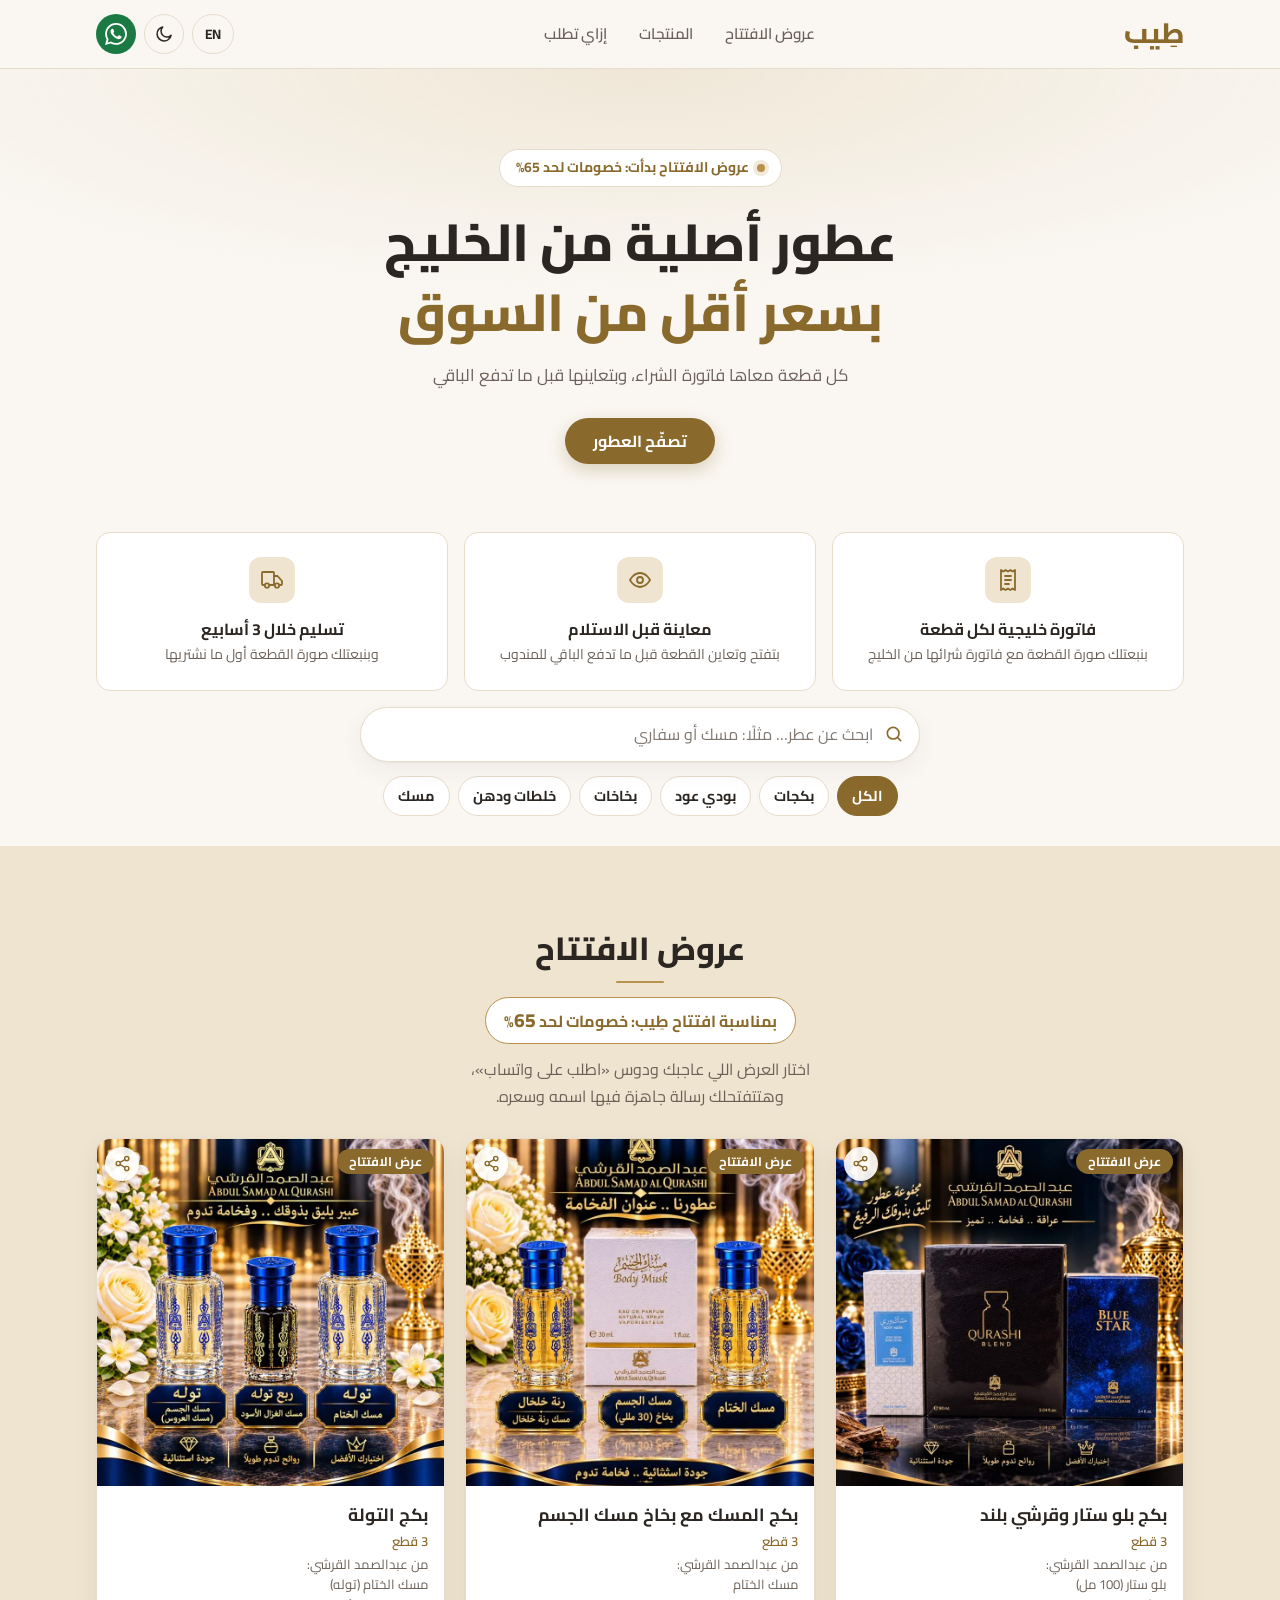
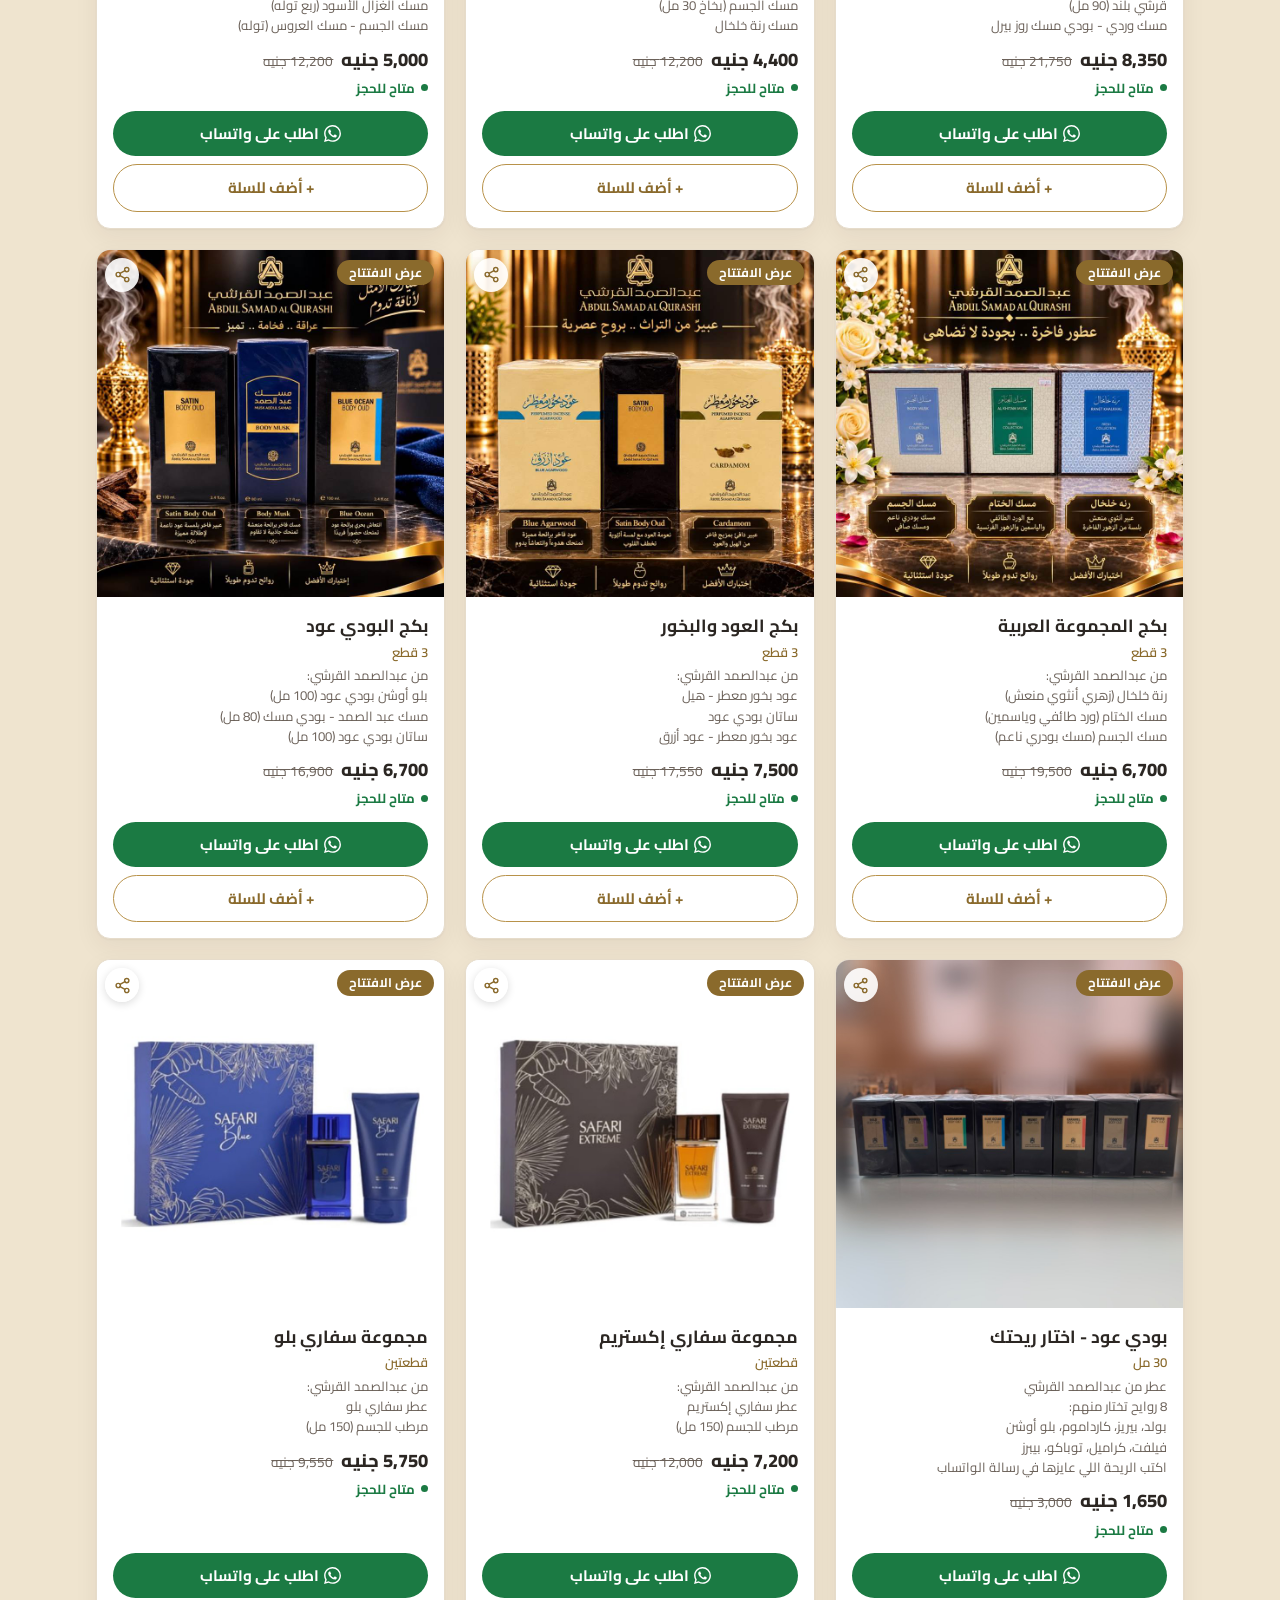
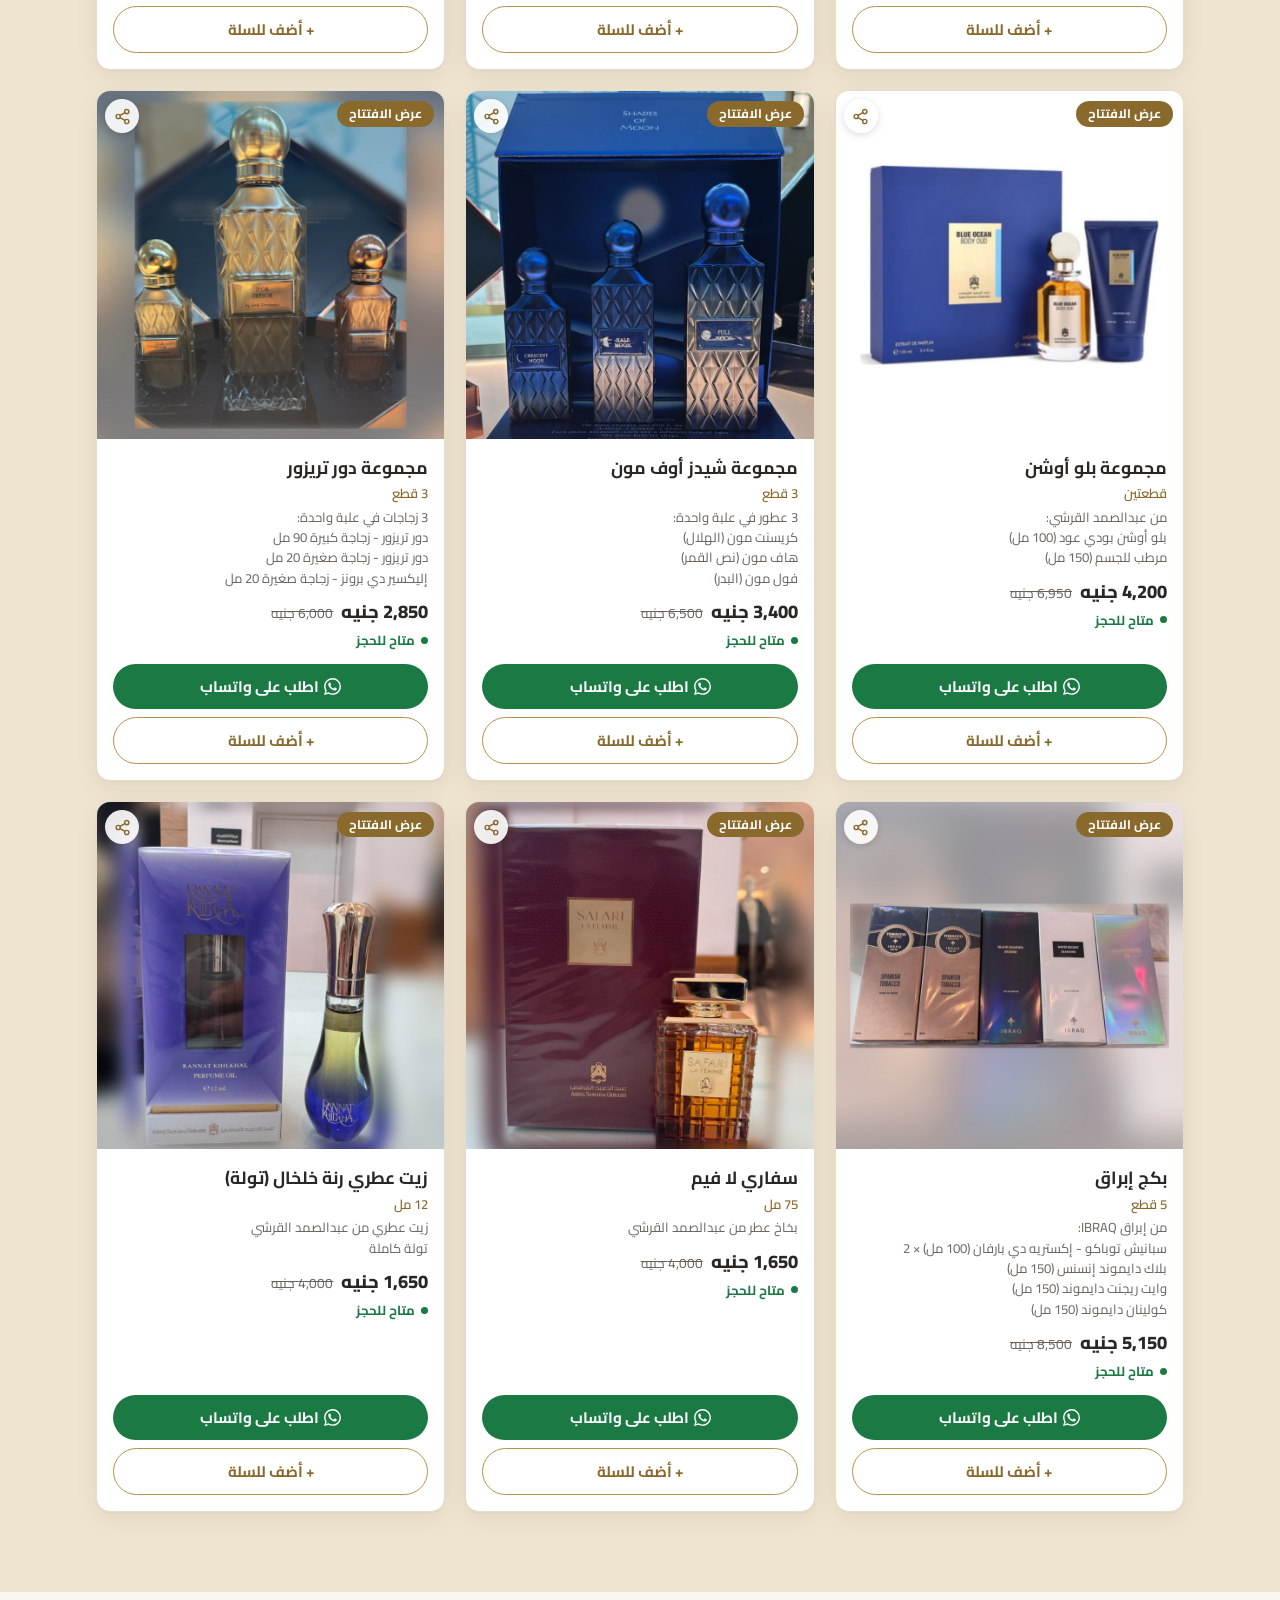
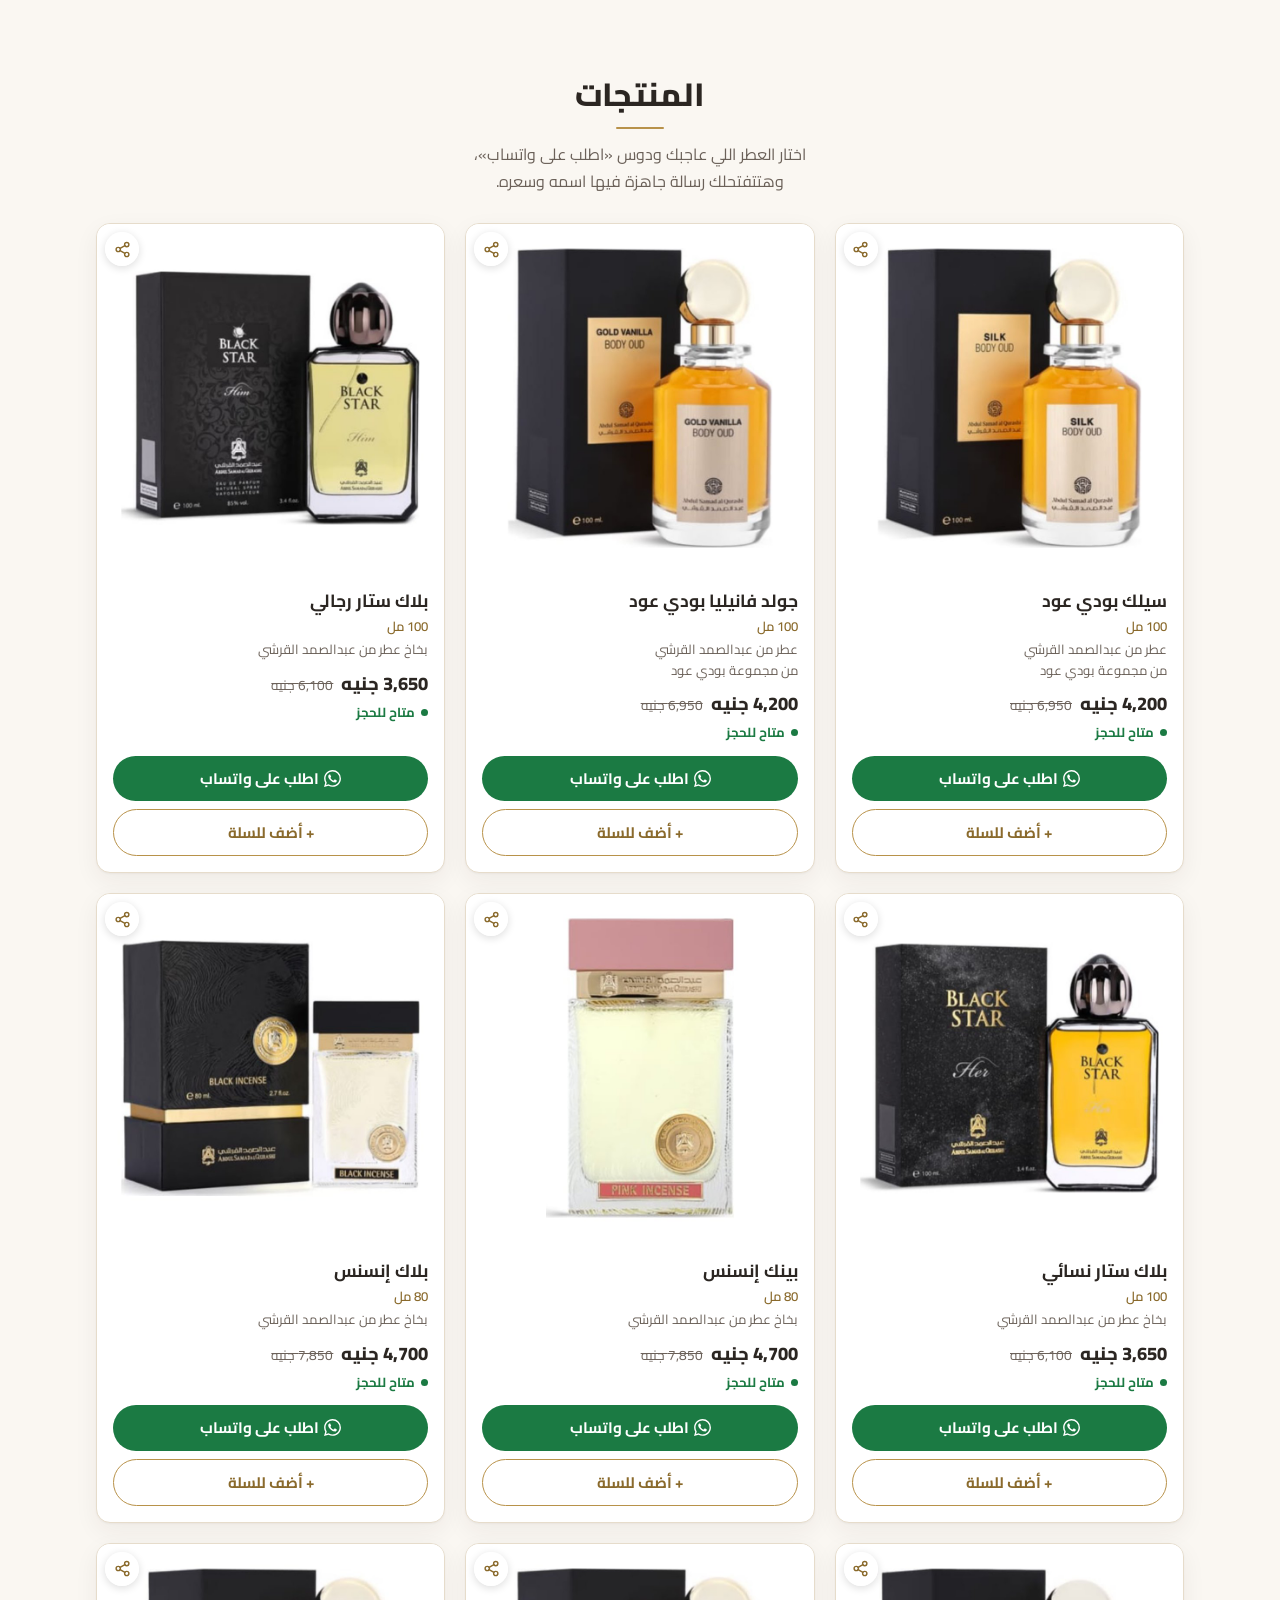
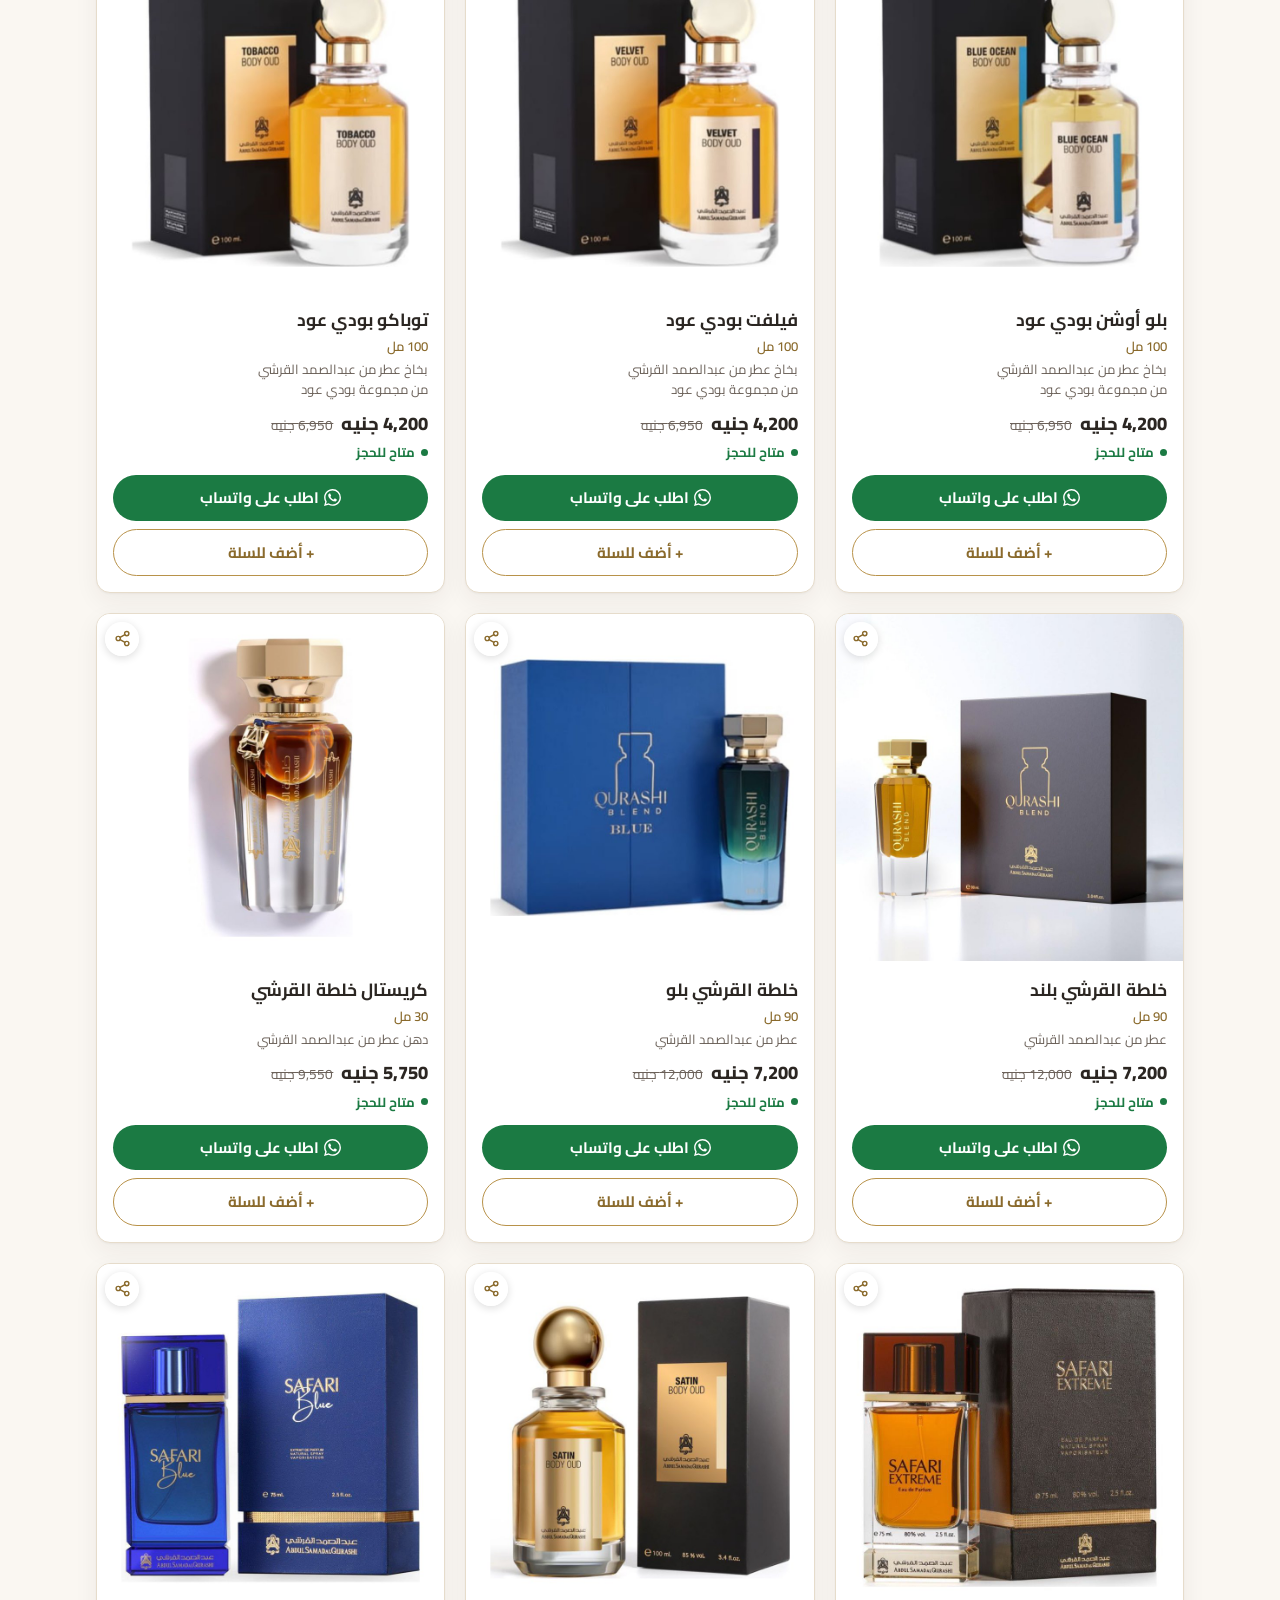
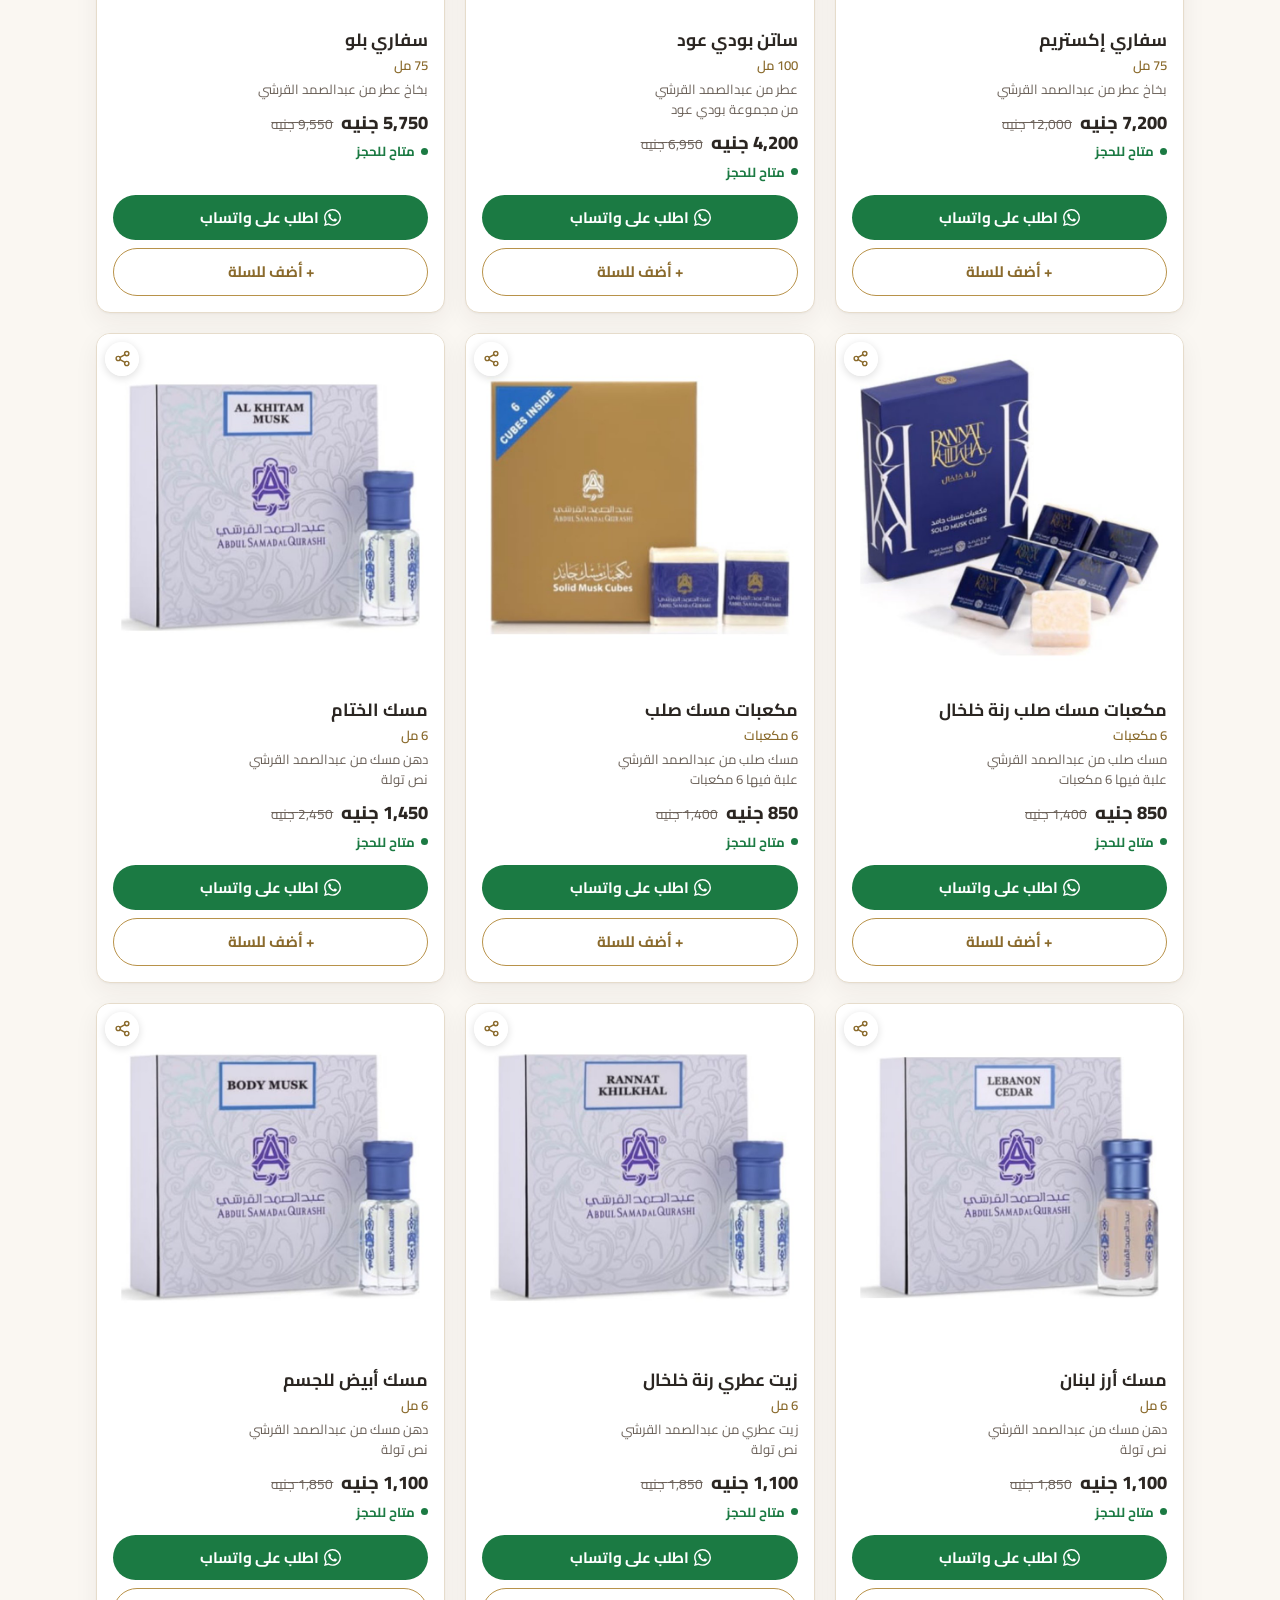
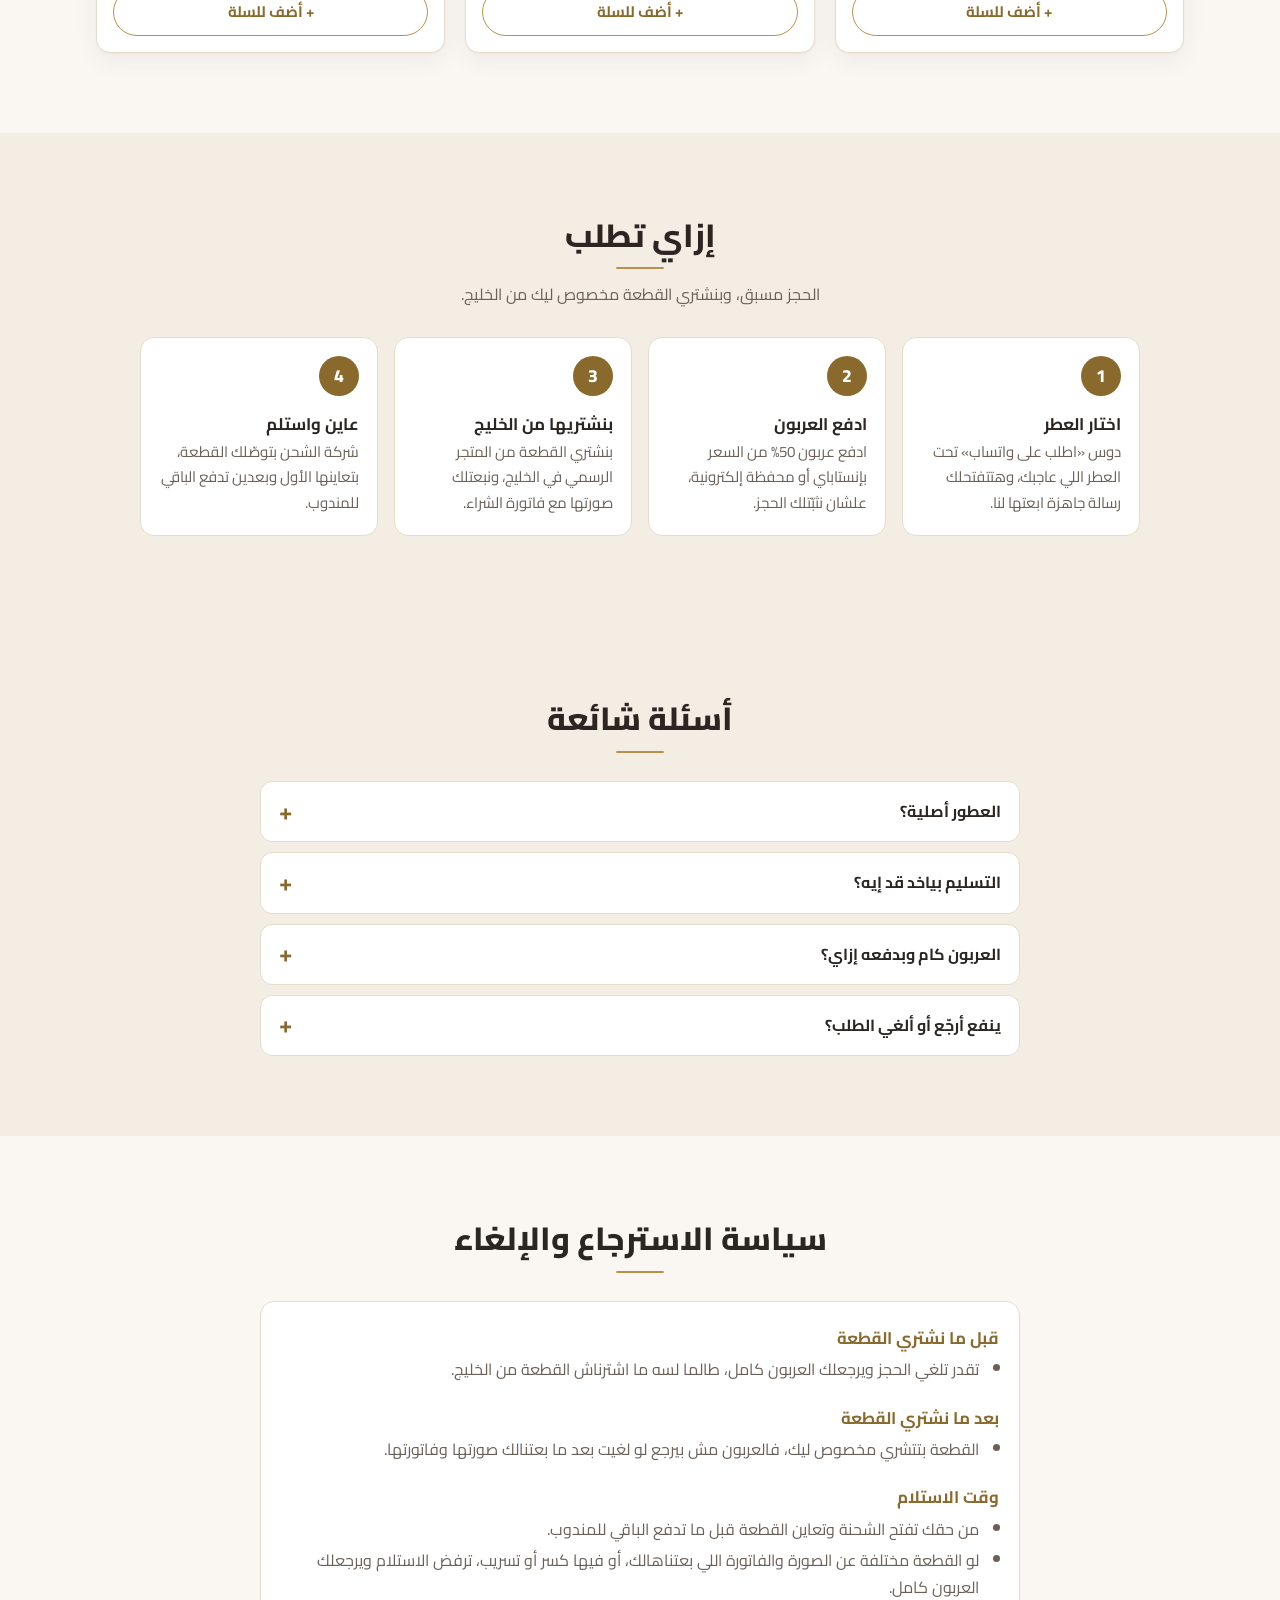
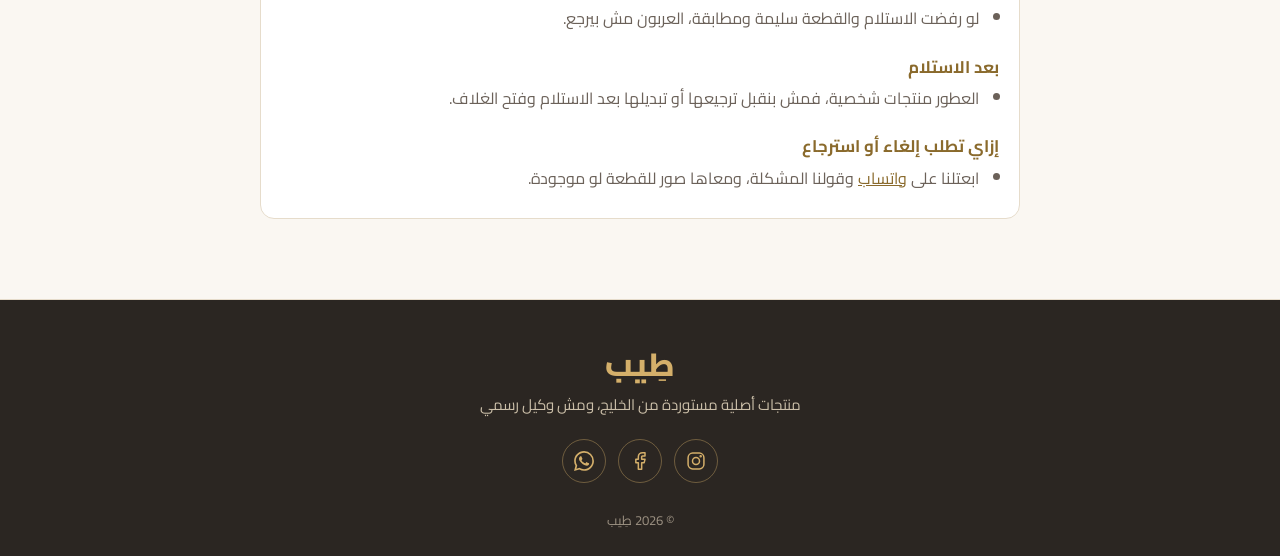
<file: index.html>
<!DOCTYPE html>
<html lang="ar" dir="rtl">
<head>
  <meta charset="UTF-8">
  <meta name="viewport" content="width=device-width, initial-scale=1.0">

  <!-- بيطبّق اللغة والوضع الليلي اللي الزائر اختارهم قبل كده، قبل ما الصفحة تظهر -->
  <script>
    (function () {
      try {
        if (localStorage.getItem("lang") === "en") {
          document.documentElement.lang = "en";
          document.documentElement.dir = "ltr";
        }
        if (localStorage.getItem("theme") === "dark") {
          document.documentElement.setAttribute("data-theme", "dark");
        }
      } catch (e) {}
    })();
  </script>

  <!-- ===== عنوان الصفحة ووصفها (بيظهروا في جوجل وفي تاب المتصفح) ===== -->
  <title>طِيب | عطور أصلية من الخليج بسعر أقل من السوق</title>
  <meta name="description" content="عطور وبكجات أصلية من الخليج بالحجز المسبق، بسعر أقل من السوق في مصر. كل قطعة معاها فاتورة الشراء، وبتعاينها قبل ما تدفع الباقي.">
  <meta name="theme-color" content="#faf7f2">
  <!-- العنوان الأساسي للموقع (علشان جوجل يعتبر www ومن غيرها موقع واحد) -->
  <link rel="canonical" href="https://teeb-perfumes.com/">

  <!-- ===== Open Graph: شكل اللينك لما تبعته على واتساب أو إنستجرام أو فيسبوك ===== -->
  <!-- ملحوظة: لينك الموقع والصورة لازم يبقوا كاملين (بالدومين) علشان واتساب يقراهم -->
  <meta property="og:type" content="website">
  <meta property="og:locale" content="ar_EG">
  <meta property="og:site_name" content="طِيب">
  <meta property="og:url" content="https://teeb-perfumes.com/">
  <meta property="og:title" content="طِيب | عطور أصلية من الخليج بسعر أقل من السوق">
  <meta property="og:description" content="كل قطعة معاها فاتورة الشراء من الخليج، وبتعاينها قبل ما تدفع الباقي. احجز على واتساب.">
  <meta property="og:image" content="https://teeb-perfumes.com/images/og-image.png">
  <meta property="og:image:width" content="1200">
  <meta property="og:image:height" content="630">
  <meta name="twitter:card" content="summary_large_image">

  <!-- ===== أيقونة الموقع اللي بتظهر في التاب (favicon) ===== -->
  <link rel="icon" href="images/favicon.svg" type="image/svg+xml">
  <link rel="apple-touch-icon" href="images/apple-touch-icon.png">

  <!-- ===== الخط (Cairo) من Google Fonts، بيدعم العربي والإنجليزي ===== -->
  <link rel="preconnect" href="https://fonts.googleapis.com">
  <link rel="preconnect" href="https://fonts.gstatic.com" crossorigin>
  <link href="https://fonts.googleapis.com/css2?family=Cairo:wght@400;600;700;800&display=swap" rel="stylesheet">

  <!-- ملف التنسيق (الألوان والخطوط وشكل الصفحة) -->
  <link rel="stylesheet" href="style.css">
</head>
<body>

  <!--
    ملحوظة عن اللغتين:
    أي كلام في الصفحة مكتوب مرتين:
      <span lang="ar">الكلام بالعربي</span>
      <span lang="en">The text in English</span>
    الموقع بيعرض النسخة اللي تناسب اللغة المختارة بس.
    لو عدّلت جملة بالعربي، عدّل اللي جنبها بالإنجليزي كمان.
  -->

  <!-- =====================================================
       1) الهيدر: اسم المتجر + الروابط + الزراير
       ===================================================== -->
  <header class="site-header">
    <div class="container header-inner">
      <!-- اسم المتجر (اللوجو) -->
      <a href="#" class="logo"><span lang="ar">طِيب</span><span lang="en">Teeb</span></a>

      <!-- الروابط اللي بتنقل لأقسام الصفحة -->
      <nav class="main-nav" aria-label="أقسام الموقع" data-aria-en="Site sections">
        <!-- على الموبايل بيبان «العروض» بس علشان القايمة تفضل سطر واحد -->
        <a href="#offers"><span lang="ar"><span class="wide-only">عروض الافتتاح</span><span class="narrow-only">العروض</span></span><span lang="en"><span class="wide-only">Opening offers</span><span class="narrow-only">Offers</span></span></a>
        <a href="#products"><span lang="ar">المنتجات</span><span lang="en">Products</span></a>
        <a href="#how"><span lang="ar">إزاي تطلب</span><span lang="en">How to order</span></a>
        <a href="#reviews"><span lang="ar">آراء العملاء</span><span lang="en">Reviews</span></a>
      </nav>

      <div class="header-actions">
        <!-- زرار اللغة (كلامه بيتغير من script.js) -->
        <button type="button" class="icon-btn lang-btn" id="lang-toggle">EN</button>

        <!-- زرار الوضع الليلي: قمر في الوضع العادي، وشمس في الوضع الليلي -->
        <button type="button" class="icon-btn" id="theme-toggle" aria-label="الوضع الليلي">
          <svg class="icon-moon" viewBox="0 0 24 24" fill="none" stroke="currentColor" stroke-width="1.8" stroke-linecap="round" stroke-linejoin="round" aria-hidden="true"><path d="M20.5 13.5A8.5 8.5 0 1 1 10.5 3.5a6.6 6.6 0 0 0 10 10Z"/></svg>
          <svg class="icon-sun" viewBox="0 0 24 24" fill="none" stroke="currentColor" stroke-width="1.8" stroke-linecap="round" aria-hidden="true"><circle cx="12" cy="12" r="4"/><path d="M12 2v2M12 20v2M4.9 4.9l1.4 1.4M17.7 17.7l1.4 1.4M2 12h2M20 12h2M4.9 19.1l1.4-1.4M17.7 6.3l1.4-1.4"/></svg>
        </button>

        <!-- أيقونة واتساب (اللينك بيتحط لوحده من script.js) -->
        <a class="header-wa" data-wa href="#" target="_blank" rel="noopener" aria-label="كلمنا على واتساب" data-aria-en="Chat with us on WhatsApp">
          <svg viewBox="0 0 24 24" fill="currentColor" aria-hidden="true"><path d="M17.472 14.382c-.297-.149-1.758-.867-2.03-.967-.273-.099-.471-.148-.67.15-.197.297-.767.966-.94 1.164-.173.199-.347.223-.644.075-.297-.15-1.255-.463-2.39-1.475-.883-.788-1.48-1.761-1.653-2.059-.173-.297-.018-.458.13-.606.134-.133.298-.347.446-.52.149-.174.198-.298.298-.497.099-.198.05-.371-.025-.52-.075-.149-.669-1.612-.916-2.207-.242-.579-.487-.5-.669-.51-.173-.008-.371-.01-.57-.01-.198 0-.52.074-.792.372-.272.297-1.04 1.016-1.04 2.479 0 1.462 1.065 2.875 1.213 3.074.149.198 2.096 3.2 5.077 4.487.709.306 1.262.489 1.694.625.712.227 1.36.195 1.871.118.571-.085 1.758-.719 2.006-1.413.248-.694.248-1.289.173-1.413-.074-.124-.272-.198-.57-.347m-5.421 7.403h-.004a9.87 9.87 0 0 1-5.031-1.378l-.361-.214-3.741.982.998-3.648-.235-.374a9.86 9.86 0 0 1-1.51-5.26c.001-5.45 4.436-9.884 9.888-9.884 2.64 0 5.122 1.03 6.988 2.898a9.825 9.825 0 0 1 2.893 6.994c-.003 5.45-4.437 9.884-9.885 9.884m8.413-18.297A11.815 11.815 0 0 0 12.05 0C5.495 0 .16 5.335.157 11.892c0 2.096.547 4.142 1.588 5.945L.057 24l6.305-1.654a11.882 11.882 0 0 0 5.683 1.448h.005c6.554 0 11.89-5.335 11.893-11.893a11.821 11.821 0 0 0-3.48-8.413Z"/></svg>
        </a>
      </div>
    </div>
  </header>

  <main>

    <!-- =====================================================
         2) العنوان الرئيسي (أول حاجة الزائر بيشوفها)
         ===================================================== -->
    <section class="hero">
      <div class="container">
        <!-- شريط العروض: نصه بيتغير من لوحة التحكم أو ملف settings.js (offerBar و offerBarEn) -->
        <p class="offer-bar" id="offer-bar">
          <span class="offer-dot" aria-hidden="true"></span>
          <span lang="ar" data-setting="offerBar">الحجز مفتوح دلوقتي على عروض الخليج</span>
          <span lang="en" data-setting="offerBarEn">Pre-orders are open on current Gulf offers</span>
        </p>

        <h1>
          <span lang="ar">عطور أصلية من الخليج <span class="gold">بسعر أقل من السوق</span></span>
          <span lang="en">Original perfumes from the Gulf <span class="gold">below market price</span></span>
        </h1>
        <p class="hero-sub">
          <span lang="ar">كل قطعة معاها فاتورة الشراء، وبتعاينها قبل ما تدفع الباقي</span>
          <span lang="en">Every piece comes with its purchase invoice, and you inspect it before paying the rest</span>
        </p>
        <!-- الزرار ده بيودّي لأول قسم فيه منتجات (العروض أو المنتجات) -->
        <a href="#offers" id="hero-cta" class="btn btn-gold"><span lang="ar">تصفّح العطور</span><span lang="en">Browse perfumes</span></a>
      </div>
    </section>

    <!-- =====================================================
         3) شريط الثقة: 3 مربعات
         ===================================================== -->
    <section class="trust" aria-label="ليه تطلب مننا" data-aria-en="Why order from us">
      <div class="container trust-grid">

        <div class="trust-item">
          <span class="trust-icon" aria-hidden="true">
            <!-- أيقونة فاتورة -->
            <svg viewBox="0 0 24 24" fill="none" stroke="currentColor" stroke-width="1.8" stroke-linecap="round" stroke-linejoin="round"><path d="M5 2v20l2.33-1.5L9.67 22 12 20.5l2.33 1.5 2.34-1.5L19 22V2l-2.33 1.5L14.33 2 12 3.5 9.67 2 7.33 3.5Z"/><path d="M9 8h6M9 12h6M9 16h4"/></svg>
          </span>
          <div lang="ar">
            <h3>فاتورة خليجية لكل قطعة</h3>
            <p>بنبعتلك صورة القطعة مع فاتورة شرائها من الخليج</p>
          </div>
          <div lang="en">
            <h3>Gulf invoice for every piece</h3>
            <p>We send you a photo of the piece with its purchase invoice from the Gulf</p>
          </div>
        </div>

        <div class="trust-item">
          <span class="trust-icon" aria-hidden="true">
            <!-- أيقونة عين (معاينة) -->
            <svg viewBox="0 0 24 24" fill="none" stroke="currentColor" stroke-width="1.8" stroke-linecap="round" stroke-linejoin="round"><path d="M2 12s3.5-7 10-7 10 7 10 7-3.5 7-10 7S2 12 2 12Z"/><circle cx="12" cy="12" r="3"/></svg>
          </span>
          <div lang="ar">
            <h3>معاينة قبل الاستلام</h3>
            <p>بتفتح وتعاين القطعة قبل ما تدفع الباقي للمندوب</p>
          </div>
          <div lang="en">
            <h3>Inspect before you pay</h3>
            <p>Open and check the piece before paying the rest to the courier</p>
          </div>
        </div>

        <div class="trust-item">
          <span class="trust-icon" aria-hidden="true">
            <!-- أيقونة عربية شحن -->
            <svg viewBox="0 0 24 24" fill="none" stroke="currentColor" stroke-width="1.8" stroke-linecap="round" stroke-linejoin="round"><path d="M14 17V5a1 1 0 0 0-1-1H3a1 1 0 0 0-1 1v11a1 1 0 0 0 1 1h1.5"/><path d="M14 8h3.5l4.5 5v3a1 1 0 0 1-1 1h-1.5"/><path d="M9.5 17h5"/><circle cx="7" cy="17.5" r="2.2"/><circle cx="17" cy="17.5" r="2.2"/></svg>
          </span>
          <!-- المدة بتتغير من لوحة التحكم أو ملف settings.js (deliveryTime و deliveryTimeEn) -->
          <div lang="ar">
            <h3>تسليم خلال <span data-setting="deliveryTime">3 أسابيع</span></h3>
            <p>وبنبعتلك صورة القطعة أول ما نشتريها</p>
          </div>
          <div lang="en">
            <h3>Delivery within <span data-setting="deliveryTimeEn">3 weeks</span></h3>
            <p>And we send you a photo of the piece as soon as we buy it</p>
          </div>
        </div>

      </div>
    </section>

    <!-- =====================================================
         البحث: بيفلتر العروض والمنتجات وانت بتكتب (الكلام بيتغير من script.js)
         ===================================================== -->
    <section class="search-band" id="search-band">
      <div class="container">
        <div class="search-box" role="search">
          <svg viewBox="0 0 24 24" fill="none" stroke="currentColor" stroke-width="2" stroke-linecap="round" aria-hidden="true"><circle cx="11" cy="11" r="7"/><path d="m20 20-3.5-3.5"/></svg>
          <input type="search" id="search" autocomplete="off" enterkeyhint="search" spellcheck="false"
                 placeholder="ابحث عن عطر… مثلًا: مسك أو سفاري" aria-label="ابحث في المنتجات">
        </div>
        <!-- أزرار التصنيفات (بتتعمل لوحدها حسب التصنيفات اللي فيها منتجات) -->
        <div class="cat-chips" id="cat-chips" role="group" aria-label="التصنيفات" data-aria-en="Categories" hidden></div>
        <p class="search-info" id="search-info" aria-live="polite" hidden></p>
      </div>
    </section>

    <!-- =====================================================
         4أ) عروض الافتتاح: أي منتج متعلّم عليه «عرض الافتتاح» في لوحة التحكم بيظهر هنا
         (القسم بيستخبى لوحده لو مفيش عروض)
         ===================================================== -->
    <section id="offers" class="section section-offers">
      <div class="container">
        <div class="section-head">
          <h2><span lang="ar">عروض الافتتاح</span><span lang="en">Opening offers</span></h2>
          <!-- نسبة الخصم دي بتتحسب لوحدها من أسعار المنتجات (أكبر خصم، متقرّب لتحت لأقرب 5) -->
          <p class="max-off" id="max-off" hidden>
            <span lang="ar">بمناسبة افتتاح طِيب: خصومات لحد <b data-maxoff>60</b>%</span>
            <span lang="en">To celebrate Teeb’s opening: up to <b data-maxoff>60</b>% off</span>
          </p>
          <p>
            <span lang="ar">اختار العرض اللي عاجبك ودوس «اطلب على واتساب»، وهتتفتحلك رسالة جاهزة فيها اسمه وسعره.</span>
            <span lang="en">Pick one and tap “Order on WhatsApp” to open a ready message with its name and price.</span>
          </p>
        </div>

        <!-- هنا كروت العروض بتتحط أوتوماتيك، متكتبش حاجة جوه -->
        <div class="products-grid" id="offers-grid"></div>
      </div>
    </section>

    <!-- =====================================================
         4ب) المنتجات: باقي المنتجات (اللي مش عليها «عرض»)
         الكروت بتتعمل لوحدها من ملف products.js
         (القسم بيستخبى لوحده لو كل المنتجات عروض)
         ===================================================== -->
    <section id="products" class="section">
      <div class="container">
        <div class="section-head">
          <h2><span lang="ar">المنتجات</span><span lang="en">Products</span></h2>
          <p>
            <span lang="ar">اختار العطر اللي عاجبك ودوس «اطلب على واتساب»، وهتتفتحلك رسالة جاهزة فيها اسمه وسعره.</span>
            <span lang="en">Pick a perfume and tap “Order on WhatsApp” to open a ready message with its name and price.</span>
          </p>
        </div>

        <!-- هنا الكروت بتتحط أوتوماتيك، متكتبش حاجة جوه -->
        <div class="products-grid" id="products-grid"></div>

        <noscript><p class="products-msg">لازم تشغّل JavaScript في المتصفح علشان تظهر العطور.</p></noscript>
      </div>
    </section>

    <!-- =====================================================
         5) إزاي تطلب: 4 خطوات (الأرقام بتتحط لوحدها)
         ===================================================== -->
    <section id="how" class="section section-alt">
      <div class="container">
        <div class="section-head">
          <h2><span lang="ar">إزاي تطلب</span><span lang="en">How to order</span></h2>
          <p>
            <span lang="ar">الحجز مسبق، وبنشتري القطعة مخصوص ليك من الخليج.</span>
            <span lang="en">It’s a pre-order: we buy the piece in the Gulf especially for you.</span>
          </p>
        </div>

        <ol class="steps">
          <li class="step">
            <div lang="ar">
              <h3>اختار العطر</h3>
              <p>دوس «اطلب على واتساب» تحت العطر اللي عاجبك، وهتتفتحلك رسالة جاهزة ابعتها لنا.</p>
            </div>
            <div lang="en">
              <h3>Pick your perfume</h3>
              <p>Tap “Order on WhatsApp” under the perfume you like, and send us the ready message.</p>
            </div>
          </li>
          <li class="step">
            <div lang="ar">
              <h3>ادفع العربون</h3>
              <p>ادفع عربون 50% من السعر بإنستاباي أو محفظة إلكترونية، علشان نثبّتلك الحجز.</p>
            </div>
            <div lang="en">
              <h3>Pay the deposit</h3>
              <p>Pay a 50% deposit via InstaPay or a mobile wallet to confirm your order.</p>
            </div>
          </li>
          <li class="step">
            <div lang="ar">
              <h3>بنشتريها من الخليج</h3>
              <p>بنشتري القطعة من المتجر الرسمي في الخليج، ونبعتلك صورتها مع فاتورة الشراء.</p>
            </div>
            <div lang="en">
              <h3>We buy it in the Gulf</h3>
              <p>We buy the piece from the official store in the Gulf and send you its photo with the purchase invoice.</p>
            </div>
          </li>
          <li class="step">
            <div lang="ar">
              <h3>عاين واستلم</h3>
              <p>شركة الشحن بتوصّلك القطعة، بتعاينها الأول وبعدين تدفع الباقي للمندوب.</p>
            </div>
            <div lang="en">
              <h3>Inspect and receive</h3>
              <p>The shipping company delivers it. You inspect it first, then pay the rest to the courier.</p>
            </div>
          </li>
        </ol>
      </div>
    </section>

    <!-- =====================================================
         6) آراء العملاء: سكرين شوتس من رسايل العملاء
         ===================================================== -->
    <section id="reviews" class="section" hidden>
      <div class="container">
        <div class="section-head">
          <h2><span lang="ar">آراء العملاء</span><span lang="en">Customer reviews</span></h2>
          <p>
            <span lang="ar">سكرين شوتس من رسايل عملائنا.</span>
            <span lang="en">Screenshots of messages from our customers.</span>
          </p>
        </div>

        <!--
          السكرين شوتس بتتضاف من لوحة التحكم (تاب «آراء العملاء») وبتتحفظ في ملف reviews.js.
          القسم ده واللينك بتاعه فوق بيستخبوا لوحدهم لحد ما تضيف أول صورة.
          (متحطش أي رأي مش حقيقي)
        -->
        <div class="reviews-grid" id="reviews-grid"></div>
      </div>
    </section>

    <!-- =====================================================
         7) أسئلة شائعة: كل سؤال بيفتح لما تدوس عليه
         ===================================================== -->
    <section id="faq" class="section section-alt">
      <div class="container">
        <div class="section-head">
          <h2><span lang="ar">أسئلة شائعة</span><span lang="en">FAQ</span></h2>
        </div>

        <div class="faq">
          <details>
            <summary><span lang="ar">العطور أصلية؟</span><span lang="en">Are the perfumes original?</span></summary>
            <p lang="ar">أيوه، كلها أصلية. بنشتري كل قطعة بنفسنا من المتجر الرسمي في الخليج، وبنبعتلك صورتها مع فاتورة الشراء قبل الشحن. ولما توصلك بتعاينها قبل ما تدفع الباقي.</p>
            <p lang="en">Yes, all of them. We buy every piece ourselves from the official store in the Gulf, and send you its photo with the purchase invoice before shipping. When it arrives, you inspect it before paying the rest.</p>
          </details>

          <details>
            <summary><span lang="ar">التسليم بياخد قد إيه؟</span><span lang="en">How long does delivery take?</span></summary>
            <p lang="ar">التسليم خلال <span data-setting="deliveryTime">3 أسابيع</span> من وقت دفع العربون، لأننا بنشتري القطعة مخصوص ليك من الخليج. وبنبعتلك صورة القطعة والفاتورة أول ما نشتريها.</p>
            <p lang="en">Delivery is within <span data-setting="deliveryTimeEn">3 weeks</span> of paying the deposit, because we buy the piece in the Gulf especially for you. We send you its photo and invoice as soon as we buy it.</p>
          </details>

          <details>
            <summary><span lang="ar">العربون كام وبدفعه إزاي؟</span><span lang="en">How much is the deposit, and how do I pay?</span></summary>
            <p lang="ar">العربون 50% من سعر القطعة، وبتدفعه بإنستاباي أو محفظة إلكترونية. والـ 50% الباقيين بتدفعهم للمندوب وقت الاستلام، بعد ما تعاين القطعة.</p>
            <p lang="en">The deposit is 50% of the price, paid via InstaPay or a mobile wallet. You pay the other 50% to the courier on delivery, after inspecting the piece.</p>
          </details>

          <details>
            <summary><span lang="ar">ينفع أرجّع أو ألغي الطلب؟</span><span lang="en">Can I return or cancel my order?</span></summary>
            <p lang="ar">لو القطعة وصلتك مختلفة عن اللي اتفقنا عليه أو فيها عيب، من حقك ترفض الاستلام. وتفاصيل الإلغاء والاسترجاع كلها في <a href="#returns">سياسة الاسترجاع</a>.</p>
            <p lang="en">If the piece arrives different from what we agreed on, or damaged, you can refuse delivery. All the details are in our <a href="#returns">return policy</a>.</p>
          </details>
        </div>
      </div>
    </section>

    <!-- =====================================================
         8) سياسة الاسترجاع
         ===================================================== -->
    <section id="returns" class="section">
      <div class="container">
        <div class="section-head">
          <h2><span lang="ar">سياسة الاسترجاع والإلغاء</span><span lang="en">Returns &amp; cancellations</span></h2>
        </div>

        <div class="policy">
          <div lang="ar">
            <h3>قبل ما نشتري القطعة</h3>
            <ul>
              <li>تقدر تلغي الحجز ويرجعلك العربون كامل، طالما لسه ما اشترناش القطعة من الخليج.</li>
            </ul>

            <h3>بعد ما نشتري القطعة</h3>
            <ul>
              <li>القطعة بتتشري مخصوص ليك، فالعربون مش بيرجع لو لغيت بعد ما بعتنالك صورتها وفاتورتها.</li>
            </ul>

            <h3>وقت الاستلام</h3>
            <ul>
              <li>من حقك تفتح الشحنة وتعاين القطعة قبل ما تدفع الباقي للمندوب.</li>
              <li>لو القطعة مختلفة عن الصورة والفاتورة اللي بعتناهالك، أو فيها كسر أو تسريب، ترفض الاستلام ويرجعلك العربون كامل.</li>
              <li>لو رفضت الاستلام والقطعة سليمة ومطابقة، العربون مش بيرجع.</li>
            </ul>

            <h3>بعد الاستلام</h3>
            <ul>
              <li>العطور منتجات شخصية، فمش بنقبل ترجيعها أو تبديلها بعد الاستلام وفتح الغلاف.</li>
            </ul>

            <h3>إزاي تطلب إلغاء أو استرجاع</h3>
            <ul>
              <li>ابعتلنا على <a data-wa href="#" target="_blank" rel="noopener">واتساب</a> وقولنا المشكلة، ومعاها صور للقطعة لو موجودة.</li>
            </ul>
          </div>

          <div lang="en">
            <h3>Before we buy the piece</h3>
            <ul>
              <li>You can cancel and get your full deposit back, as long as we haven’t bought the piece in the Gulf yet.</li>
            </ul>

            <h3>After we buy the piece</h3>
            <ul>
              <li>The piece is bought especially for you, so the deposit is non-refundable if you cancel after we’ve sent you its photo and invoice.</li>
            </ul>

            <h3>On delivery</h3>
            <ul>
              <li>You have the right to open the package and inspect the piece before paying the rest to the courier.</li>
              <li>If the piece differs from the photo and invoice we sent you, or is broken or leaking, refuse delivery and you’ll get your full deposit back.</li>
              <li>If you refuse delivery while the piece is intact and as described, the deposit is non-refundable.</li>
            </ul>

            <h3>After delivery</h3>
            <ul>
              <li>Perfumes are personal products, so we can’t accept returns or exchanges once delivered and unsealed.</li>
            </ul>

            <h3>How to request a cancellation or return</h3>
            <ul>
              <li>Message us on <a data-wa href="#" target="_blank" rel="noopener">WhatsApp</a> describing the issue, with photos of the piece if you have them.</li>
            </ul>
          </div>
        </div>
      </div>
    </section>

  </main>

  <!-- تكبير الصورة: بيفتح لما تدوس على صورة منتج أو صورة رأي عميل -->
  <dialog class="lightbox" id="lightbox" aria-label="الصورة بحجم كبير" data-aria-en="Enlarged image">
    <button type="button" class="lightbox-close" aria-label="قفل" data-aria-en="Close">&times;</button>
    <img id="lightbox-img" alt="">
    <p class="lightbox-caption" id="lightbox-caption"></p>
  </dialog>

  <!-- ===== سلة الطلبات ===== -->
  <!-- الشريط اللي تحت: بيظهر أول ما العميل يضيف حاجة للسلة -->
  <div class="cart-bar" id="cart-bar" hidden>
    <button type="button" class="cart-open" id="cart-open">
      <span class="cart-count" id="cart-count">0</span>
      <span class="cart-summary" id="cart-summary"></span>
      <span class="cart-cta" id="cart-cta"></span>
    </button>
  </div>

  <!-- شاشة السلة -->
  <dialog class="cart-dialog" id="cart-dialog" aria-labelledby="cart-title">
    <div class="cart-head">
      <h2 id="cart-title"></h2>
      <button type="button" class="cart-x" id="cart-close" aria-label="قفل" data-aria-en="Close">&times;</button>
    </div>
    <ul class="cart-items" id="cart-items"></ul>
    <div class="cart-foot">
      <div class="cart-totals" id="cart-totals"></div>
      <p class="cart-note" id="cart-note" hidden></p>
      <a class="btn btn-wa cart-send" id="cart-send" href="#" target="_blank" rel="noopener"></a>
      <button type="button" class="cart-clear" id="cart-clear"></button>
    </div>
  </dialog>

  <!-- رسالة صغيرة بتظهر تحت لثواني (زي «اتنسخ اللينك») -->
  <div class="toast" id="toast" role="status" aria-live="polite" hidden></div>

  <!-- =====================================================
       9) الفوتر: آخر الصفحة
       ===================================================== -->
  <footer class="site-footer">
    <div class="container">
      <p class="footer-logo"><span lang="ar">طِيب</span><span lang="en">Teeb</span></p>
      <p class="footer-note">
        <span lang="ar">منتجات أصلية مستوردة من الخليج، ومش وكيل رسمي</span>
        <span lang="en">Original products imported from the Gulf. We are not an official agent.</span>
      </p>

      <!-- لينكات السوشيال: بتتغير من لوحة التحكم أو ملف settings.js -->
      <div class="social">
        <a data-social="instagram" href="#" target="_blank" rel="noopener" aria-label="إنستجرام" data-aria-en="Instagram">
          <svg viewBox="0 0 24 24" fill="none" stroke="currentColor" stroke-width="1.8" stroke-linecap="round" stroke-linejoin="round" aria-hidden="true"><rect x="2.5" y="2.5" width="19" height="19" rx="5.5"/><circle cx="12" cy="12" r="4.2"/><circle cx="17.6" cy="6.4" r="0.6" fill="currentColor"/></svg>
        </a>
        <a data-social="facebook" href="#" target="_blank" rel="noopener" aria-label="فيسبوك" data-aria-en="Facebook">
          <svg viewBox="0 0 24 24" fill="none" stroke="currentColor" stroke-width="1.8" stroke-linecap="round" stroke-linejoin="round" aria-hidden="true"><path d="M18 2h-3a5 5 0 0 0-5 5v3H7v4h3v8h4v-8h3l1-4h-4V7a1 1 0 0 1 1-1h3Z"/></svg>
        </a>
        <a data-wa href="#" target="_blank" rel="noopener" aria-label="واتساب" data-aria-en="WhatsApp">
          <svg viewBox="0 0 24 24" fill="currentColor" aria-hidden="true"><path d="M17.472 14.382c-.297-.149-1.758-.867-2.03-.967-.273-.099-.471-.148-.67.15-.197.297-.767.966-.94 1.164-.173.199-.347.223-.644.075-.297-.15-1.255-.463-2.39-1.475-.883-.788-1.48-1.761-1.653-2.059-.173-.297-.018-.458.13-.606.134-.133.298-.347.446-.52.149-.174.198-.298.298-.497.099-.198.05-.371-.025-.52-.075-.149-.669-1.612-.916-2.207-.242-.579-.487-.5-.669-.51-.173-.008-.371-.01-.57-.01-.198 0-.52.074-.792.372-.272.297-1.04 1.016-1.04 2.479 0 1.462 1.065 2.875 1.213 3.074.149.198 2.096 3.2 5.077 4.487.709.306 1.262.489 1.694.625.712.227 1.36.195 1.871.118.571-.085 1.758-.719 2.006-1.413.248-.694.248-1.289.173-1.413-.074-.124-.272-.198-.57-.347m-5.421 7.403h-.004a9.87 9.87 0 0 1-5.031-1.378l-.361-.214-3.741.982.998-3.648-.235-.374a9.86 9.86 0 0 1-1.51-5.26c.001-5.45 4.436-9.884 9.888-9.884 2.64 0 5.122 1.03 6.988 2.898a9.825 9.825 0 0 1 2.893 6.994c-.003 5.45-4.437 9.884-9.885 9.884m8.413-18.297A11.815 11.815 0 0 0 12.05 0C5.495 0 .16 5.335.157 11.892c0 2.096.547 4.142 1.588 5.945L.057 24l6.305-1.654a11.882 11.882 0 0 0 5.683 1.448h.005c6.554 0 11.89-5.335 11.893-11.893a11.821 11.821 0 0 0-3.48-8.413Z"/></svg>
        </a>
      </div>

      <p class="copyright">© <span id="year">2026</span> <span lang="ar">طِيب</span><span lang="en">Teeb</span></p>
    </div>
  </footer>

  <!-- الإعدادات ولستة المنتجات لازم يتحملوا الأول، وبعدهم كود الموقع -->
  <script src="settings.js"></script>
  <script src="products.js"></script>
  <script src="reviews.js"></script>
  <script src="script.js"></script>
</body>
</html>
</file>
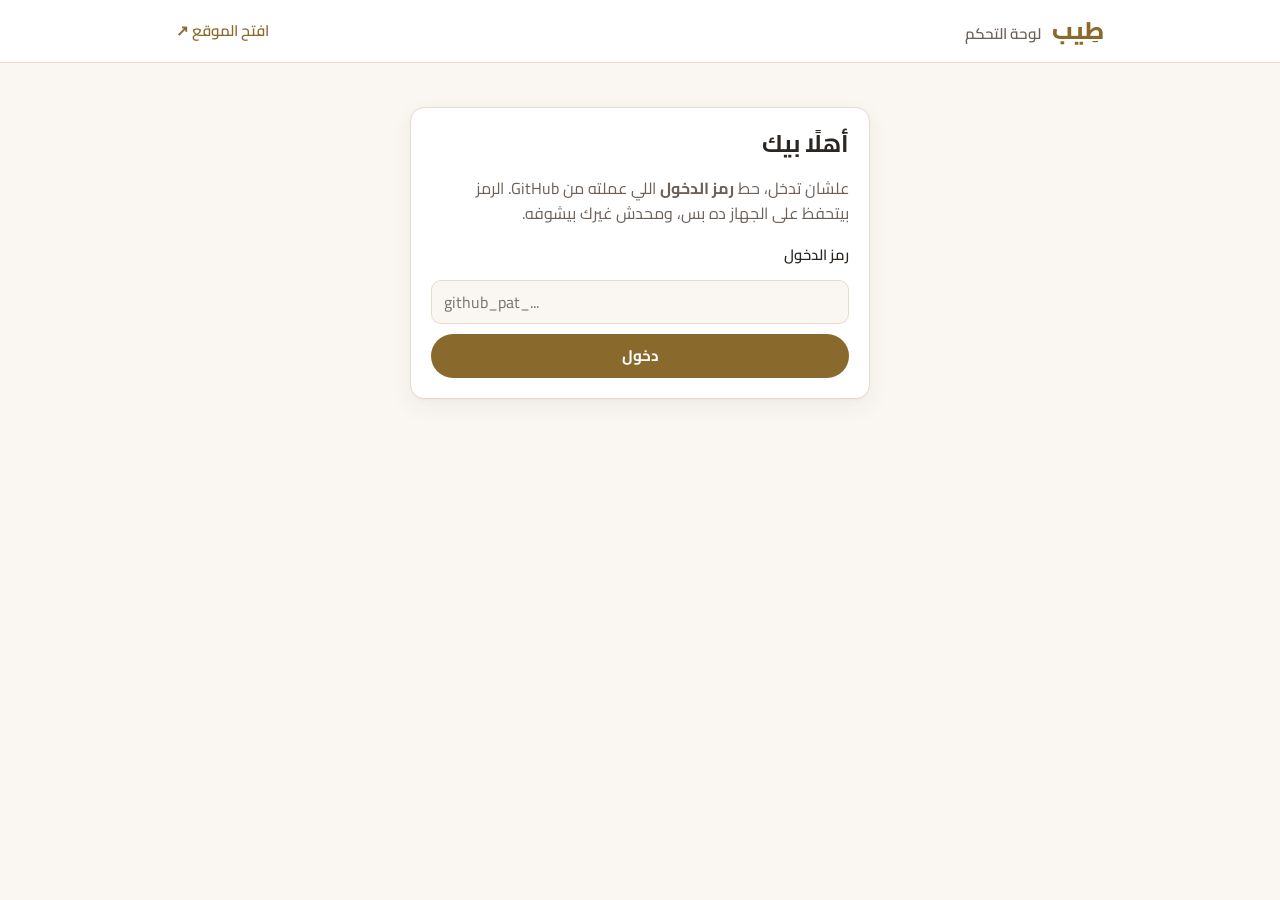
<file: admin/index.html>
<!doctype html>
<html lang="ar" dir="rtl">
<head>
  <meta charset="utf-8">
  <meta name="viewport" content="width=device-width, initial-scale=1">
  <!-- الصفحة دي مش للعملاء: بنقول لجوجل ميعرضهاش -->
  <meta name="robots" content="noindex, nofollow">
  <meta name="referrer" content="no-referrer">
  <title>لوحة التحكم | طِيب</title>
  <link rel="icon" href="../images/favicon.svg" type="image/svg+xml">

  <!-- لو مختار الوضع الليلي في الموقع، اللوحة تفتح ليلي برضه -->
  <script>
    try {
      if (localStorage.getItem("theme") === "dark") document.documentElement.setAttribute("data-theme", "dark");
    } catch (e) {}
  </script>

  <link rel="preconnect" href="https://fonts.googleapis.com">
  <link rel="preconnect" href="https://fonts.gstatic.com" crossorigin>
  <link href="https://fonts.googleapis.com/css2?family=Cairo:wght@400;600;700;800&display=swap" rel="stylesheet">
  <link rel="stylesheet" href="admin.css">
</head>
<body>

  <header class="top">
    <div class="top-inner">
      <div class="brand">طِيب <span>لوحة التحكم</span></div>
      <nav class="top-links">
        <a href="../" target="_blank" rel="noopener">افتح الموقع ↗</a>
        <button type="button" id="logout" class="link-btn" hidden>خروج</button>
      </nav>
    </div>
  </header>

  <main class="wrap">

    <!-- ===== شاشة الدخول ===== -->
    <section id="login" class="card login" hidden>
      <h1>أهلًا بيك</h1>
      <p>علشان تدخل، حط <strong>رمز الدخول</strong> اللي عملته من GitHub.
        الرمز بيتحفظ على الجهاز ده بس، ومحدش غيرك بيشوفه.</p>
      <form id="login-form" novalidate>
        <label for="token">رمز الدخول</label>
        <input id="token" type="password" autocomplete="off" spellcheck="false" dir="ltr" placeholder="github_pat_...">
        <button class="btn btn-gold" type="submit">دخول</button>
        <p id="login-error" class="msg msg-error" role="alert" hidden></p>
      </form>
    </section>

    <!-- ===== جاري التحميل ===== -->
    <p id="loading" class="loading" hidden>
      <span class="spinner" aria-hidden="true"></span> بنحمّل المنتجات...
    </p>

    <!-- ===== لو حصلت مشكلة في التحميل ===== -->
    <section id="load-error" class="card" hidden>
      <p id="load-error-text" class="msg msg-error" role="alert"></p>
      <button type="button" id="retry" class="btn btn-gold">جرّب تاني</button>
    </section>

    <!-- ===== اللوحة ===== -->
    <section id="app" hidden>
      <div class="tabs" role="tablist">
        <button type="button" role="tab" id="tab-products" aria-controls="panel-products" aria-selected="true">المنتجات</button>
        <button type="button" role="tab" id="tab-reviews" aria-controls="panel-reviews" aria-selected="false">آراء العملاء</button>
        <button type="button" role="tab" id="tab-settings" aria-controls="panel-settings" aria-selected="false">الإعدادات</button>
      </div>

      <!-- المنتجات -->
      <div id="panel-products" role="tabpanel" aria-labelledby="tab-products">
        <div class="panel-head">
          <h2>المنتجات <span id="count" class="count"></span></h2>
          <button type="button" id="add-product" class="btn btn-gold">+ إضافة منتج</button>
        </div>
        <p class="note">أي تعديل هنا مش بيظهر للعملاء غير لما تدوس <strong>«نشر على الموقع»</strong> تحت.</p>
        <ul id="product-list" class="product-list"></ul>
        <p id="empty" class="empty" hidden>مفيش منتجات لسه. دوس «إضافة منتج».</p>
      </div>

      <!-- آراء العملاء -->
      <div id="panel-reviews" role="tabpanel" aria-labelledby="tab-reviews" hidden>
        <div class="panel-head">
          <h2>آراء العملاء <span id="reviews-count" class="count"></span></h2>
          <label class="btn btn-gold file-btn">
            + إضافة سكرين شوت
            <input type="file" id="review-input" accept="image/*" multiple class="visually-hidden">
          </label>
        </div>
        <p class="note">حط سكرين شوتس <strong>حقيقية</strong> من رسايل عملائك بس. غطّي اسم العميل ورقم تليفونه قبل ما ترفعها، إلا لو هو موافق إنهم يظهروا.
          القسم بيظهر في الموقع أول ما تضيف أول صورة وتدوس <strong>«نشر على الموقع»</strong>.</p>
        <p id="reviews-msg" class="hint" role="status"></p>
        <ul id="review-list" class="review-list"></ul>
        <p id="reviews-empty" class="empty">مفيش سكرين شوتس لسه، فقسم «آراء العملاء» مستخبي من الموقع.</p>
      </div>

      <!-- الإعدادات -->
      <div id="panel-settings" role="tabpanel" aria-labelledby="tab-settings" hidden>
        <form id="settings-form" class="card settings" novalidate>
          <fieldset>
            <legend>الواتساب</legend>
            <label>رقم الواتساب
              <input name="whatsapp" inputmode="tel" dir="ltr" autocomplete="off" placeholder="01012345678">
            </label>
            <p class="hint">اكتبه عادي زي 01012345678، وهو هيتظبط لوحده. <a id="wa-test" href="#" target="_blank" rel="noopener">جرّب الرقم ↗</a></p>
          </fieldset>

          <fieldset>
            <legend>مدة التسليم</legend>
            <div class="grid2">
              <label>بالعربي<input name="deliveryTime" placeholder="3 أسابيع"></label>
              <label>بالإنجليزي<input name="deliveryTimeEn" dir="ltr" placeholder="3 weeks"></label>
            </div>
          </fieldset>

          <fieldset>
            <legend>شريط العروض (فوق العنوان)</legend>
            <div class="grid2">
              <label>بالعربي<input name="offerBar"></label>
              <label>بالإنجليزي<input name="offerBarEn" dir="ltr"></label>
            </div>
            <p class="hint">لو سبت الخانة فاضية، الشريط هيختفي.</p>
          </fieldset>

          <fieldset>
            <legend>السوشيال</legend>
            <div class="grid2">
              <label>لينك إنستجرام<input name="instagram" type="url" dir="ltr" placeholder="https://instagram.com/..."></label>
              <label>لينك فيسبوك<input name="facebook" type="url" dir="ltr" placeholder="https://facebook.com/..."></label>
            </div>
          </fieldset>
        </form>
      </div>
    </section>
  </main>

  <!-- ===== شريط النشر (ثابت تحت) ===== -->
  <div id="publish-bar" class="publish-bar" hidden>
    <div class="publish-inner">
      <p id="publish-status" class="publish-status" role="status" aria-live="polite"></p>
      <div class="publish-actions">
        <button type="button" id="discard" class="btn btn-ghost" hidden>إلغاء التعديلات</button>
        <button type="button" id="publish" class="btn btn-gold" disabled>نشر على الموقع</button>
      </div>
    </div>
  </div>

  <!-- ===== نافذة إضافة / تعديل منتج ===== -->
  <dialog id="editor" aria-labelledby="editor-title">
    <form id="editor-form" novalidate>
      <div class="dlg-head">
        <h2 id="editor-title">إضافة منتج</h2>
        <button type="button" class="icon-x" data-close aria-label="قفل">×</button>
      </div>

      <div class="dlg-body">
        <div class="image-field">
          <div id="image-preview" class="image-preview"></div>
          <div class="image-actions">
            <label class="btn btn-outline file-btn">
              اختار صورة
              <input type="file" id="image-input" accept="image/*" class="visually-hidden">
            </label>
            <button type="button" id="image-remove" class="link-btn">شيل الصورة</button>
            <p id="image-hint" class="hint">الصورة بتتصغر لوحدها. الأحسن تكون مربعة زي صور إنستجرام.</p>
          </div>
        </div>

        <div class="grid2">
          <label>اسم العطر <b class="req">*</b><input name="name" autocomplete="off"></label>
          <label>الاسم بالإنجليزي <small>(اختياري)</small><input name="nameEn" dir="ltr" autocomplete="off"></label>
          <label>الوصف <small>(كل سطر هيظهر لوحده)</small><textarea name="description" rows="4"></textarea></label>
          <label>الوصف بالإنجليزي<textarea name="descriptionEn" rows="4" dir="ltr"></textarea></label>
          <label>الحجم <small>(زي 100 مل)</small><input name="size" autocomplete="off"></label>
          <label>الحجم بالإنجليزي <small>(زي 100 ml)</small><input name="sizeEn" dir="ltr" autocomplete="off"></label>
          <label>التصنيف <small>(علشان أزرار التصنيف في الموقع)</small>
            <select name="category">
              <option value="">من غير تصنيف</option>
              <option value="sets">بكجات ومجموعات</option>
              <option value="bodyoud">بودي عود</option>
              <option value="sprays">بخاخات</option>
              <option value="blends">خلطات ودهن</option>
              <option value="musk">مسك</option>
            </select>
          </label>
          <label>السعر بالجنيه <small>(فاضي = «السعر قريبًا»)</small><input name="price" inputmode="numeric" dir="ltr" autocomplete="off" placeholder="1850"></label>
          <label>السعر قبل الخصم <small>(فاضي لو مفيش)</small><input name="oldPrice" inputmode="numeric" dir="ltr" autocomplete="off"></label>
        </div>

        <div class="checks">
          <label class="check"><input type="checkbox" name="available"> متاح للحجز <small>(لو مش متعلّم يبقى «نفد»)</small></label>
          <label class="check"><input type="checkbox" name="offer"> يظهر في قسم «عروض الافتتاح» <small>(لو مش متعلّم يظهر في قسم «المنتجات»)</small></label>
        </div>

        <p id="editor-error" class="msg msg-error" role="alert" hidden></p>
      </div>

      <div class="dlg-foot">
        <button type="button" class="btn btn-ghost" data-close>إلغاء</button>
        <button type="submit" class="btn btn-gold">حفظ المنتج</button>
      </div>
    </form>
  </dialog>

  <script src="admin.js"></script>
</body>
</html>
</file>
<file: style.css>
/* =====================================================
   ملف التنسيق: كل حاجة ليها علاقة بشكل الموقع
   (ألوان، خطوط، مسافات، ترتيب الأقسام)
   الموقع متصمم للموبايل الأول، وتحت فيه تعديلات للشاشات الكبيرة
   ===================================================== */


/* ===== ألوان الوضع العادي (الفاتح): لو عايز تغيّر لون، غيّره هنا ===== */
:root {
  color-scheme: light;
  --bg: #faf7f2;          /* الخلفية الفاتحة */
  --bg-alt: #f3ede3;      /* خلفية الأقسام اللي بالتبادل */
  --surface: #ffffff;     /* خلفية الكروت */
  --text: #2b2622;        /* لون الكلام الأساسي */
  --muted: #6b6159;       /* لون الكلام الثانوي */
  --gold: #b8924a;        /* الدهبي للتفاصيل والزخارف */
  --gold-dark: #8a6a2c;   /* دهبي أغمق للأزرار والكلام (أوضح في القراية) */
  --gold-hover: #75591f;  /* لون الزرار الدهبي لما تقف عليه */
  --on-gold: #ffffff;     /* لون الكلام اللي فوق الدهبي */
  --gold-soft: #efe4cf;   /* دهبي فاتح جدًا للخلفيات */
  --line: #e6dccb;        /* لون الخطوط والحدود */
  --green: #1b7a43;       /* أخضر زرار الواتساب */
  --green-text: #1b7a43;  /* أخضر كلمة "متاح للحجز" */
  --header-bg: rgba(250, 247, 242, .94);
  --media-bg: linear-gradient(160deg, #f7f0e3, #ebdec4);  /* خلفية مكان الصورة */
  --footer-bg: #2b2622;
  --warn-bg: #fff4d6;     /* ألوان المربع الأصفر (رسالة لو فيه مشكلة في المنتجات) */
  --warn-border: #c98a00;
  --warn-text: #6b4a00;
  --radius: 14px;         /* دوران أركان الكروت */
  --shadow: 0 1px 2px rgba(43, 38, 34, .04), 0 8px 24px rgba(43, 38, 34, .06);
  --header-h: 100px;      /* طول الهيدر (علشان الروابط متخبيش العناوين) */
}

/* ===== ألوان الوضع الليلي ===== */
:root[data-theme="dark"] {
  color-scheme: dark;
  --bg: #15120f;
  --bg-alt: #1b1713;
  --surface: #221d18;
  --text: #f1ebe2;
  --muted: #b2a696;
  --gold: #c9a45c;
  --gold-dark: #d9b56e;
  --gold-hover: #e8c98a;
  --on-gold: #1a1612;
  --gold-soft: #30281d;
  --line: #3a3128;
  --green-text: #5cc88a;
  --header-bg: rgba(21, 18, 15, .92);
  --media-bg: linear-gradient(160deg, #2b241c, #1e1a15);
  --footer-bg: #0d0b09;
  --warn-bg: #2e2410;
  --warn-border: #c98a00;
  --warn-text: #f0cf86;
  --shadow: 0 1px 2px rgba(0, 0, 0, .3), 0 8px 24px rgba(0, 0, 0, .35);
}


/* ===== اللغتين: بنعرض الكلام اللي بلغة الصفحة بس ===== */
html[lang="ar"] [lang="en"],
html[lang="en"] [lang="ar"] {
  display: none !important;
}


/* ===== إعدادات عامة للصفحة كلها ===== */
* { box-sizing: border-box; }

html {
  scroll-behavior: smooth;           /* نزول ناعم لما تدوس على رابط */
  -webkit-text-size-adjust: 100%;
}

body {
  margin: 0;
  font-family: "Cairo", Tahoma, sans-serif;
  font-size: 16px;
  line-height: 1.7;
  background: var(--bg);
  color: var(--text);
}

img { max-width: 100%; display: block; }
a { color: var(--gold-dark); }
[hidden] { display: none !important; }

/* إطار واضح حوالين الزرار لما حد يستخدم الكيبورد */
:focus-visible {
  outline: 2px solid var(--gold-dark);
  outline-offset: 3px;
}

/* الحاوية: بتحدد عرض المحتوى وبتسيب مسافة 16px من الجناب */
.container {
  width: 100%;
  max-width: 1120px;
  margin: 0 auto;
  padding: 0 16px;
}

/* لما تدوس على رابط، العنوان مايستخباش تحت الهيدر */
section[id] { scroll-margin-top: var(--header-h); }


/* ===== الأزرار ===== */
.btn {
  display: inline-flex;
  align-items: center;
  justify-content: center;
  gap: 8px;
  padding: 12px 28px;
  border: 0;
  border-radius: 999px;
  font-family: inherit;
  font-size: 1rem;
  font-weight: 700;
  line-height: 1.4;
  text-decoration: none;
  cursor: pointer;
  transition: background .15s, transform .15s;
}
.btn:active { transform: scale(.97); }

/* الزرار الدهبي */
.btn-gold {
  background: var(--gold-dark);
  color: var(--on-gold);
  box-shadow: 0 6px 18px rgba(138, 106, 44, .28);
}
.btn-gold:hover { background: var(--gold-hover); }

/* زرار الواتساب الأخضر */
.btn-wa {
  background: var(--green);
  color: #fff;
}
.btn-wa:hover { background: #15633a; }

/* زرار "بلّغني لما يتوفر" (للمنتج اللي نفد) */
.btn-outline {
  background: transparent;
  color: var(--text);
  border: 1px solid var(--line);
}
.btn-outline:hover { background: var(--bg); }


/* =====================================================
   1) الهيدر
   ===================================================== */
.site-header {
  position: sticky;          /* بيفضل ظاهر فوق وانت بتنزل */
  top: 0;
  z-index: 50;
  background: var(--header-bg);
  backdrop-filter: blur(10px);
  -webkit-backdrop-filter: blur(10px);
  border-bottom: 1px solid var(--line);
}

/* على الموبايل: الاسم والزراير في سطر، والروابط في السطر اللي تحته */
.header-inner {
  display: grid;
  grid-template-columns: 1fr auto;
  grid-template-areas:
    "logo actions"
    "nav  nav";
  align-items: center;
  gap: 2px 12px;
  padding-top: 10px;
  padding-bottom: 6px;
}

/* اسم المتجر (اللوجو) بالدهبي */
.logo {
  grid-area: logo;
  justify-self: start;
  font-size: 1.75rem;
  font-weight: 800;
  line-height: 1.2;
  color: var(--gold-dark);
  text-decoration: none;
}

.main-nav {
  grid-area: nav;
  display: flex;
  flex-wrap: wrap; /* على الشاشات الصغيرة أوي اللينكات تنزل سطر بدل ما تخرج برة الشاشة */
  justify-content: center;
  gap: 4px;
}
.main-nav a {
  padding: 4px 8px;           /* على الموبايل مسافة أقل علشان القايمة تفضل سطر واحد */
  border-radius: 999px;
  color: var(--muted);
  font-size: .95rem;
  font-weight: 600;
  text-decoration: none;
  white-space: nowrap;
  transition: background .15s, color .15s;
}
/* على الموبايل: الكلام القصير بس في القايمة */
.wide-only { display: none; }

.main-nav a:hover {
  background: var(--gold-soft);
  color: var(--gold-dark);
}

/* الزراير اللي في الهيدر: اللغة + الوضع الليلي + واتساب */
.header-actions {
  grid-area: actions;
  display: flex;
  align-items: center;
  gap: 8px;
}

.icon-btn {
  width: 40px;
  height: 40px;
  padding: 0;
  display: grid;
  place-items: center;
  border: 1px solid var(--line);
  border-radius: 50%;
  background: transparent;
  color: var(--text);
  font-family: inherit;
  font-size: .85rem;
  font-weight: 700;
  cursor: pointer;
  transition: background .15s, color .15s;
}
.icon-btn:hover {
  background: var(--gold-soft);
  color: var(--gold-dark);
}
.icon-btn svg { width: 20px; height: 20px; }

/* زرار اللغة أعرض شوية علشان الكلمة */
.lang-btn {
  width: auto;
  min-width: 40px;
  padding: 0 12px;
  border-radius: 999px;
}

/* القمر بيظهر في الوضع العادي، والشمس في الوضع الليلي */
.icon-sun { display: none; }
[data-theme="dark"] .icon-sun { display: block; }
[data-theme="dark"] .icon-moon { display: none; }

.header-wa {
  width: 40px;
  height: 40px;
  border-radius: 50%;
  display: grid;
  place-items: center;
  background: var(--green);
  color: #fff;
}
.header-wa svg { width: 22px; height: 22px; }


/* =====================================================
   2) العنوان الرئيسي
   ===================================================== */
.hero {
  padding: 44px 0 36px;
  text-align: center;
  /* إضاءة دهبي خفيفة في الخلفية */
  background:
    radial-gradient(ellipse 90% 70% at 50% 0%, rgba(184, 146, 74, .16), transparent 70%),
    var(--bg);
}

/* شريط العروض الصغير */
.offer-bar {
  display: inline-flex;
  align-items: center;
  gap: 8px;
  margin: 0 0 20px;
  padding: 6px 16px;
  background: var(--surface);
  border: 1px solid var(--line);
  border-radius: 999px;
  color: var(--gold-dark);
  font-size: .875rem;
  font-weight: 700;
}
.offer-dot {
  width: 8px;
  height: 8px;
  flex: none;
  border-radius: 50%;
  background: var(--gold);
  box-shadow: 0 0 0 4px rgba(184, 146, 74, .2);
}

.hero h1 {
  max-width: 15em;
  margin: 0 auto 14px;
  font-size: clamp(1.9rem, 7.5vw, 3.25rem);
  font-weight: 800;
  line-height: 1.35;
  text-wrap: balance;
}
.hero h1 .gold { color: var(--gold-dark); }

.hero-sub {
  max-width: 30em;
  margin: 0 auto 28px;
  color: var(--muted);
  font-size: 1.05rem;
  text-wrap: balance;
}


/* =====================================================
   3) شريط الثقة
   ===================================================== */
.trust { padding: 4px 0 12px; }

.trust-grid {
  display: grid;
  gap: 10px;
}

.trust-item {
  display: flex;
  align-items: center;
  gap: 14px;
  padding: 14px 16px;
  background: var(--surface);
  border: 1px solid var(--line);
  border-radius: var(--radius);
}

.trust-icon {
  flex: none;
  width: 46px;
  height: 46px;
  display: grid;
  place-items: center;
  border-radius: 12px;
  background: var(--gold-soft);
  color: var(--gold-dark);
}
.trust-icon svg { width: 24px; height: 24px; }

.trust-item h3 {
  margin: 0;
  font-size: 1rem;
  font-weight: 700;
  line-height: 1.5;
}
.trust-item p {
  margin: 2px 0 0;
  color: var(--muted);
  font-size: .875rem;
  line-height: 1.6;
}


/* =====================================================
   شكل الأقسام والعناوين بشكل عام
   ===================================================== */
.section { padding: 56px 0; }
.section-alt { background: var(--bg-alt); }
/* قسم العروض: خلفية دهبي فاتح علشان يبان إنه مميز */
.section-offers { background: var(--gold-soft); }

/* ===== خانة البحث (فوق عروض الافتتاح) ===== */
.search-band { padding: 4px 0 28px; }
.search-box {
  position: relative;
  max-width: 560px;
  margin: 0 auto;
}
.search-box svg {
  position: absolute;
  inset-inline-start: 16px;
  top: 50%;
  width: 20px;
  height: 20px;
  transform: translateY(-50%);
  color: var(--gold-dark);
  pointer-events: none;
}
.search-box input {
  width: 100%;
  padding: 13px 18px;
  padding-inline-start: 46px;
  border: 1px solid var(--line);
  border-radius: 999px;
  background: var(--surface);
  color: var(--text);
  font: inherit;
  font-size: 1rem;        /* 16 بكسل علشان الآيفون ميعملش زووم وانت بتكتب */
  box-shadow: var(--shadow);
  -webkit-appearance: none;
  appearance: none;
}
.search-box input::placeholder { color: var(--muted); opacity: .85; }
.search-box input:focus {
  outline: none;
  border-color: var(--gold);
  box-shadow: 0 0 0 3px var(--gold-soft);
}
/* أزرار التصنيفات: على الموبايل بتتحرك يمين وشمال بالصباع */
/* الأزرار بتنزل سطر جديد لو مش كفاية، علشان كلها تبان على الموبايل */
.cat-chips {
  display: flex;
  flex-wrap: wrap;
  justify-content: center;
  gap: 8px;
  max-width: 600px;
  margin: 12px auto 0;
  padding: 2px;
}
.cat-chip {
  flex: none;
  padding: 7px 14px;
  border: 1px solid var(--line);
  border-radius: 999px;
  background: var(--surface);
  color: var(--text);
  font: inherit;
  font-size: .9rem;
  font-weight: 700;
  white-space: nowrap;
  cursor: pointer;
  transition: background .15s, color .15s, border-color .15s;
}
.cat-chip:hover { border-color: var(--gold); }
.cat-chip[aria-pressed="true"] {
  background: var(--gold-dark);
  border-color: var(--gold-dark);
  color: var(--on-gold);
}

.search-info {
  margin: 10px 0 0;
  text-align: center;
  color: var(--muted);
  font-size: .95rem;
}
.search-info a { color: var(--gold-dark); font-weight: 700; }

.section-head {
  margin-bottom: 28px;
  text-align: center;
}
.section-head h2 {
  margin: 0;
  font-size: clamp(1.5rem, 5.5vw, 2rem);
  font-weight: 800;
  line-height: 1.4;
}
/* الخط الدهبي الصغير تحت العنوان */
.section-head h2::after {
  content: "";
  display: block;
  width: 48px;
  height: 2px;
  margin: 10px auto 0;
  border-radius: 2px;
  background: var(--gold);
}
.section-head p {
  max-width: 34em;
  margin: 12px auto 0;
  color: var(--muted);
  text-wrap: balance;     /* يوزّع الكلام على السطور بالتساوي */
}
/* سطر «خصومات لحد ..%» في عروض الافتتاح */
.section-head p.max-off {
  display: table;         /* عرضه على قد الكلام وفي النص */
  margin: 14px auto 0;
  padding: 6px 18px;
  border: 1px solid var(--gold);
  border-radius: 999px;
  background: var(--surface);
  color: var(--gold-dark);
  font-weight: 700;
}
.section-head p.max-off[hidden] { display: none; }
.max-off b { font-size: 1.2em; font-weight: 800; }


/* =====================================================
   4) كروت العطور
   ===================================================== */
/* على الموبايل: عمودين */
.products-grid {
  display: grid;
  grid-template-columns: repeat(2, minmax(0, 1fr));
  gap: 12px;
}

.card {
  display: flex;
  flex-direction: column;
  overflow: hidden;
  background: var(--surface);
  border: 1px solid var(--line);
  border-radius: var(--radius);
  box-shadow: var(--shadow);
}

/* مكان الصورة */
.card-media {
  position: relative;
  aspect-ratio: 1 / 1; /* مربع، زي صور إنستجرام */
  overflow: hidden;    /* الصورة متكبّرش الإطار لو مش مربعة بالظبط */
  background: var(--media-bg);
}
.card-media img {
  width: 100%;
  height: 100%;
  object-fit: cover;
}

/* الشكل المؤقت لحد ما تحط صورة حقيقية */
.card-placeholder {
  width: 100%;
  height: 100%;
  display: grid;
  place-items: center;
  color: var(--gold);
}
.card-placeholder svg { width: 34%; height: auto; opacity: .75; }

/* شارة "عرض" */
.badge {
  position: absolute;
  top: 10px;
  inset-inline-start: 10px;
  padding: 2px 12px;
  border-radius: 999px;
  background: var(--gold-dark);
  color: var(--on-gold);
  font-size: .78rem;
  font-weight: 700;
}

/* الكلام اللي تحت الصورة */
.card-body {
  flex: 1;
  display: flex;
  flex-direction: column;
  gap: 2px;
  padding: 12px;
}
.card-title {
  margin: 0;
  font-size: 1rem;
  font-weight: 700;
  line-height: 1.45;
}
.card-size {
  color: var(--gold-dark);
  font-size: .82rem;
  font-weight: 600;
}
.card-desc {
  margin: 0;
  color: var(--muted);
  font-size: .82rem;
  line-height: 1.55;
  white-space: pre-line; /* كل سطر في الوصف يظهر في سطر لوحده (زي محتويات البكج) */
}

/* السعر والسعر القديم */
.card-price {
  display: flex;
  flex-wrap: wrap;
  align-items: baseline;
  gap: 2px 8px;
  margin-top: 6px;
}
.price {
  font-size: 1.15rem;
  font-weight: 800;
}
/* لو لسه مفيش سعر: "السعر قريبًا" بخط أصغر */
.price.price-soon {
  font-size: .95rem;
  color: var(--gold-dark);
}
.old-price {
  color: var(--muted);
  font-size: .85rem;
  text-decoration: line-through;
}

/* حالة المنتج: متاح للحجز / نفد */
.status {
  display: inline-flex;
  align-items: center;
  gap: 6px;
  margin-bottom: 10px;
  font-size: .82rem;
  font-weight: 700;
}
.status::before {
  content: "";
  width: 7px;
  height: 7px;
  flex: none;
  border-radius: 50%;
  background: currentColor;
}
.status.available { color: var(--green-text); }
.status.soldout { color: #8c8279; }

/* الزرار بيفضل تحت خالص في كل الكروت، وكلامه في سطر واحد حتى في الموبايلات الصغيرة */
.card .btn {
  width: 100%;
  margin-top: auto;
  padding: 10px 6px;
  gap: 5px;
  font-size: clamp(.74rem, 3.4vw, .875rem);
  white-space: nowrap;
}
.card .btn svg { width: 17px; height: 17px; flex: none; }

/* زرار مشاركة لينك المنتج (فوق الصورة من الناحية التانية) */
.share-btn {
  position: absolute;
  top: 8px;
  inset-inline-end: 8px;
  width: 34px;
  height: 34px;
  display: grid;
  place-items: center;
  padding: 0;
  border: 0;
  border-radius: 50%;
  background: rgba(255, 255, 255, .9);
  color: var(--gold-dark);
  box-shadow: 0 2px 8px rgba(0, 0, 0, .14);
  cursor: pointer;
}
.share-btn svg { width: 17px; height: 17px; }
.share-btn:hover { background: #fff; }

/* الصورة بتكبر لما تدوس عليها */
.card-media img, .review-img { cursor: zoom-in; }

/* المنتج اللي اتفتح من لينكه: إطار دهبي لثواني */
.card.is-highlight { animation: card-highlight 2.6s ease; }
@keyframes card-highlight {
  0%, 65% { box-shadow: 0 0 0 3px var(--gold), var(--shadow); }
  100% { box-shadow: var(--shadow); }
}

/* المنتج اللي نفد: صورته باهتة شوية */
.card.is-soldout .card-media { filter: grayscale(.7); opacity: .7; }

/* رسالة لو فيه مشكلة في ملف المنتجات */
.products-msg {
  grid-column: 1 / -1;
  padding: 20px;
  border: 2px dashed var(--warn-border);
  border-radius: var(--radius);
  background: var(--warn-bg);
  color: var(--warn-text);
  font-weight: 600;
  text-align: center;
}


/* =====================================================
   5) إزاي تطلب
   ===================================================== */
.steps {
  display: grid;
  gap: 12px;
  max-width: 1000px;
  margin: 0 auto;
  padding: 0;
  list-style: none;
  counter-reset: step;     /* عدّاد الأرقام */
}

.step {
  position: relative;
  padding: 18px;
  padding-inline-start: 74px;
  background: var(--surface);
  border: 1px solid var(--line);
  border-radius: var(--radius);
  counter-increment: step;
}
/* الدايرة اللي فيها رقم الخطوة */
.step::before {
  content: counter(step);
  position: absolute;
  top: 18px;
  inset-inline-start: 18px;
  width: 40px;
  height: 40px;
  display: grid;
  place-items: center;
  border-radius: 50%;
  background: var(--gold-dark);
  color: var(--on-gold);
  font-size: 1.1rem;
  font-weight: 800;
}
.step h3 {
  margin: 0 0 2px;
  font-size: 1.05rem;
  line-height: 1.5;
}
.step p {
  margin: 0;
  color: var(--muted);
  font-size: .94rem;
}


/* =====================================================
   6) آراء العملاء
   ===================================================== */
/* على الموبايل: الصور بتتحرك يمين وشمال بالصباع */
.reviews-grid {
  display: flex;
  gap: 12px;
  overflow-x: auto;
  scroll-snap-type: x mandatory;
  padding-bottom: 8px;
}
.reviews-grid > * {
  flex: 0 0 70%;
  max-width: 300px;
  scroll-snap-align: center;
}

.review-img {
  width: 100%;
  height: auto;
  border: 1px solid var(--line);
  border-radius: var(--radius);
}


/* ===== تكبير الصورة ===== */
.lightbox {
  width: 100vw;
  height: 100vh;
  height: 100dvh;
  max-width: none;
  max-height: none;
  margin: 0;
  padding: 60px 16px 24px;
  border: 0;
  background: transparent;
}
.lightbox[open] {
  display: flex;
  flex-direction: column;
  align-items: center;
  justify-content: center;
  gap: 12px;
}
.lightbox::backdrop { background: rgba(15, 12, 10, .95); }
.lightbox img {
  max-width: min(100%, 760px);
  max-height: calc(100dvh - 150px);
  object-fit: contain;
  border-radius: 12px;
  background: #fff;
}
.lightbox-caption {
  margin: 0;
  color: #fff;
  font-weight: 700;
  text-align: center;
}
.lightbox-close {
  position: fixed;
  top: 12px;
  inset-inline-end: 12px;
  width: 44px;
  height: 44px;
  border: 0;
  border-radius: 50%;
  background: rgba(255, 255, 255, .16);
  color: #fff;
  font-size: 30px;
  line-height: 1;
  cursor: pointer;
}

/* ===== سلة الطلبات ===== */
.btn-cart {
  background: transparent;
  color: var(--gold-dark);
  border: 1px solid var(--gold);
}
.btn-cart:hover { background: var(--gold-soft); }
.btn-cart.in-cart { background: var(--gold-soft); }
.card .btn + .btn { margin-top: 6px; }

/* لما السلة يبقى فيها حاجة، الصفحة بتسيب مكان للشريط اللي تحت */
body.has-cart { padding-bottom: var(--cart-bar-h, 0px); }

.cart-bar {
  position: fixed;
  inset-inline: 0;
  bottom: 0;
  z-index: 50;
  padding: 10px 16px calc(10px + env(safe-area-inset-bottom));
  background: var(--header-bg);
  -webkit-backdrop-filter: blur(10px);
  backdrop-filter: blur(10px);
  border-top: 1px solid var(--line);
  box-shadow: 0 -6px 20px rgba(0, 0, 0, .08);
}
.cart-open {
  display: flex;
  align-items: center;
  gap: 10px;
  width: 100%;
  max-width: 560px;
  margin: 0 auto;
  padding: 10px 16px;
  border: 0;
  border-radius: 999px;
  background: var(--gold-dark);
  color: var(--on-gold);
  font: inherit;
  font-weight: 700;
  cursor: pointer;
}
.cart-open:hover { background: var(--gold-hover); }
.cart-count {
  min-width: 26px;
  height: 26px;
  display: grid;
  place-items: center;
  padding: 0 6px;
  border-radius: 999px;
  background: var(--on-gold);
  color: var(--gold-dark);
  font-size: .85rem;
  font-weight: 800;
}
.cart-summary { flex: 1; text-align: start; }
.cart-cta { white-space: nowrap; }

.cart-dialog {
  width: min(560px, calc(100vw - 32px));
  max-height: calc(100dvh - 32px);
  padding: 0;
  border: 0;
  border-radius: 18px;
  background: var(--bg);
  color: var(--text);
  box-shadow: 0 20px 60px rgba(0, 0, 0, .3);
}
.cart-dialog[open] { display: flex; flex-direction: column; }
.cart-dialog::backdrop { background: rgba(15, 12, 10, .55); }
/* على الموبايل: الشاشة بتطلع من تحت */
@media (max-width: 600px) {
  .cart-dialog {
    width: 100vw;
    max-width: 100vw;
    max-height: 88dvh;
    margin: auto 0 0;
    border-radius: 18px 18px 0 0;
  }
}
.cart-head {
  display: flex;
  align-items: center;
  justify-content: space-between;
  padding: 14px 18px;
  border-bottom: 1px solid var(--line);
}
.cart-head h2 { margin: 0; font-size: 1.2rem; }
.cart-x {
  width: 40px;
  height: 40px;
  border: 0;
  border-radius: 50%;
  background: var(--surface);
  color: var(--text);
  font-size: 26px;
  line-height: 1;
  cursor: pointer;
}
.cart-items {
  flex: 1;
  list-style: none;
  margin: 0;
  padding: 4px 18px;
  overflow-y: auto;
}
.cart-item {
  display: grid;
  grid-template-columns: 56px 1fr auto;
  gap: 6px 12px;
  align-items: center;
  padding: 12px 0;
  border-bottom: 1px solid var(--line);
}
.cart-item:last-child { border-bottom: 0; }
.cart-thumb {
  grid-row: span 2;
  width: 56px;
  height: 56px;
  border-radius: 10px;
  object-fit: cover;
  background: var(--media-bg);
}
.cart-info { display: grid; min-width: 0; }
.cart-name { font-weight: 700; font-size: .95rem; line-height: 1.4; }
.cart-meta { color: var(--muted); font-size: .82rem; }
.cart-remove {
  align-self: start;
  width: 32px;
  height: 32px;
  border: 0;
  border-radius: 50%;
  background: none;
  color: var(--muted);
  font-size: 22px;
  line-height: 1;
  cursor: pointer;
}
.cart-qty {
  display: inline-flex;
  align-items: center;
  justify-self: start;
  border: 1px solid var(--line);
  border-radius: 999px;
  background: var(--surface);
}
.cart-qty button {
  width: 34px;
  height: 32px;
  border: 0;
  background: none;
  color: var(--text);
  font: inherit;
  font-size: 1.1rem;
  cursor: pointer;
}
.cart-qty button:disabled { opacity: .3; cursor: not-allowed; }
.cart-qty span { min-width: 22px; text-align: center; font-weight: 800; }
.cart-line { font-weight: 800; font-size: .92rem; white-space: nowrap; }
.cart-foot {
  display: grid;
  gap: 10px;
  padding: 12px 18px calc(14px + env(safe-area-inset-bottom));
  border-top: 1px solid var(--line);
  background: var(--surface);
  border-radius: 0 0 18px 18px;
}
.cart-totals { display: grid; gap: 4px; }
.cart-row { display: flex; justify-content: space-between; gap: 12px; font-size: .95rem; }
.cart-row.total { font-weight: 800; font-size: 1.05rem; }
.cart-row.deposit { color: var(--gold-dark); font-weight: 700; }
.cart-row.rest { color: var(--muted); }
.cart-note { margin: 0; color: var(--muted); font-size: .85rem; }
.cart-send { width: 100%; }
.cart-send svg { width: 18px; height: 18px; flex: none; }
.cart-clear {
  justify-self: center;
  border: 0;
  background: none;
  color: var(--muted);
  font: inherit;
  font-size: .88rem;
  text-decoration: underline;
  cursor: pointer;
}

/* ===== الرسالة الصغيرة اللي بتظهر تحت ===== */
.toast {
  position: fixed;
  inset-inline: 16px;
  bottom: calc(20px + var(--cart-bar-h, 0px));
  z-index: 60;
  width: fit-content;
  margin: 0 auto;
  padding: 10px 18px;
  border-radius: 999px;
  background: var(--text);
  color: var(--bg);
  font-weight: 700;
  font-size: .92rem;
  box-shadow: var(--shadow);
}


/* =====================================================
   7) أسئلة شائعة
   ===================================================== */
.faq {
  display: grid;
  gap: 10px;
  max-width: 760px;
  margin: 0 auto;
}
.faq details {
  background: var(--surface);
  border: 1px solid var(--line);
  border-radius: 12px;
}
.faq summary {
  display: flex;
  justify-content: space-between;
  align-items: center;
  gap: 12px;
  padding: 16px 18px;
  font-weight: 700;
  cursor: pointer;
  list-style: none;
}
.faq summary::-webkit-details-marker { display: none; }
/* علامة + اللي بتلف لما السؤال يتفتح */
.faq summary::after {
  content: "+";
  flex: none;
  color: var(--gold-dark);
  font-size: 1.5rem;
  line-height: 1;
  transition: transform .2s;
}
.faq details[open] summary::after { transform: rotate(45deg); }
.faq details p {
  margin: 0;
  padding: 0 18px 16px;
  color: var(--muted);
}


/* =====================================================
   8) سياسة الاسترجاع
   ===================================================== */
.policy {
  max-width: 760px;
  margin: 0 auto;
  padding: 22px 20px;
  background: var(--surface);
  border: 1px solid var(--line);
  border-radius: var(--radius);
}
.policy h3 {
  margin: 20px 0 4px;
  color: var(--gold-dark);
  font-size: 1.05rem;
}
.policy h3:first-child { margin-top: 0; }
.policy ul {
  margin: 0;
  padding-inline-start: 20px;
  color: var(--muted);
}
.policy li { margin-bottom: 4px; }


/* =====================================================
   9) الفوتر
   ===================================================== */
.site-footer {
  padding: 44px 0 24px;
  background: var(--footer-bg);
  border-top: 1px solid var(--line);
  color: #e9e1d3;
  text-align: center;
}
.footer-logo {
  margin: 0;
  color: #d4af6a;
  font-size: 2rem;
  font-weight: 800;
  line-height: 1.3;
}
.footer-note {
  margin: 6px auto 22px;
  color: #cbbfa9;
  font-size: .94rem;
  text-wrap: balance;
}

.social {
  display: flex;
  justify-content: center;
  gap: 12px;
}
.social a {
  width: 44px;
  height: 44px;
  display: grid;
  place-items: center;
  border: 1px solid rgba(212, 175, 106, .4);
  border-radius: 50%;
  color: #d4af6a;
  transition: background .15s;
}
.social a:hover { background: rgba(212, 175, 106, .12); }
.social svg { width: 20px; height: 20px; }

.copyright {
  margin: 26px 0 0;
  color: #9c9182;
  font-size: .82rem;
}


/* =====================================================
   تعديلات للتابلت والكمبيوتر (الشاشات من 768px وأكبر)
   ===================================================== */
@media (min-width: 768px) {
  :root { --header-h: 76px; }

  /* الكلام الطويل في القايمة يبان على الشاشات الكبيرة بس */
  .wide-only { display: inline; }
  .narrow-only { display: none; }
  .main-nav a { padding: 4px 12px; }

  /* الهيدر كله في سطر واحد */
  .header-inner {
    grid-template-columns: auto 1fr auto;
    grid-template-areas: "logo nav actions";
    padding-top: 14px;
    padding-bottom: 14px;
  }
  .main-nav { gap: 8px; }

  .hero { padding: 80px 0 64px; }

  /* مربعات الثقة جنب بعض */
  .trust-grid { grid-template-columns: repeat(3, 1fr); gap: 16px; }
  .trust-item {
    flex-direction: column;
    padding: 24px 18px;
    text-align: center;
  }

  .section { padding: 80px 0; }

  /* العطور: 3 كروت في الصف */
  .products-grid { grid-template-columns: repeat(3, minmax(0, 1fr)); gap: 20px; }
  .card-body { padding: 16px; }
  .card-title { font-size: 1.1rem; }
  .card .btn { padding: 12px; font-size: .95rem; }

  /* الخطوات: اتنين في الصف */
  .steps { grid-template-columns: repeat(2, 1fr); gap: 16px; }

  /* آراء العملاء: 3 جنب بعض من غير سحب */
  .reviews-grid {
    display: grid;
    grid-template-columns: repeat(3, 1fr);
    gap: 20px;
    overflow: visible;
    max-width: 900px;
    margin: 0 auto;
  }
  .reviews-grid > * { max-width: none; }
}

/* الشاشات الكبيرة (كمبيوتر) */
@media (min-width: 1024px) {
  /* الخطوات الأربعة جنب بعض، والرقم فوق */
  .steps { grid-template-columns: repeat(4, 1fr); }
  .step { padding: 74px 18px 20px; }
}

/* لو الجهاز مضبوط على تقليل الحركة */
@media (prefers-reduced-motion: reduce) {
  html { scroll-behavior: auto; }
  * { transition: none !important; }
}
</file>
<file: admin/admin.css>
/* =====================================================
   شكل لوحة التحكم (نفس ألوان الموقع)
   ===================================================== */

:root {
  color-scheme: light;
  --bg: #faf7f2;
  --surface: #fff;
  --text: #2b2622;
  --muted: #6b6159;
  --gold: #b8924a;
  --gold-dark: #8a6a2c;
  --gold-hover: #75591f;
  --on-gold: #fff;
  --gold-soft: #efe4cf;
  --line: #e6dccb;
  --green: #1b7a43;
  --green-soft: #e3f3e9;
  --red: #b3261e;
  --red-soft: #fbe9e7;
  --radius: 14px;
  --shadow: 0 1px 2px rgba(43, 38, 34, .04), 0 8px 24px rgba(43, 38, 34, .06);
}

:root[data-theme="dark"] {
  color-scheme: dark;
  --bg: #15120f;
  --surface: #221d18;
  --text: #f1ebe2;
  --muted: #b2a696;
  --gold: #c9a45c;
  --gold-dark: #d9b56e;
  --gold-hover: #e8c98a;
  --on-gold: #1a1612;
  --gold-soft: #30281d;
  --line: #3a3128;
  --green: #5cc88a;
  --green-soft: #1d3326;
  --red: #f2a49c;
  --red-soft: #3a1f1c;
  --shadow: 0 1px 2px rgba(0, 0, 0, .3), 0 8px 24px rgba(0, 0, 0, .35);
}

*, *::before, *::after { box-sizing: border-box; }
[hidden] { display: none !important; }

body {
  margin: 0;
  font-family: "Cairo", Tahoma, sans-serif;
  background: var(--bg);
  color: var(--text);
  line-height: 1.6;
  padding-bottom: 120px; /* مكان لشريط النشر */
}

h1, h2 { margin: 0; line-height: 1.3; }
a { color: var(--gold-dark); }
button, input { font: inherit; color: inherit; }

.visually-hidden {
  position: absolute; width: 1px; height: 1px;
  padding: 0; margin: -1px; overflow: hidden;
  clip: rect(0 0 0 0); white-space: nowrap; border: 0;
}

/* ===== الهيدر ===== */
.top {
  background: var(--surface);
  border-bottom: 1px solid var(--line);
}
.top-inner {
  max-width: 960px; margin: 0 auto; padding: 12px 16px;
  display: flex; align-items: center; justify-content: space-between; gap: 12px;
}
.brand { font-size: 1.5rem; font-weight: 800; color: var(--gold-dark); }
.brand span { font-size: .95rem; font-weight: 600; color: var(--muted); margin-inline-start: 6px; }
.top-links { display: flex; align-items: center; gap: 16px; font-weight: 600; font-size: .95rem; }
.top-links a { text-decoration: none; }

.wrap { max-width: 960px; margin: 0 auto; padding: 20px 16px; }

/* ===== كروت وزراير ===== */
.card {
  background: var(--surface);
  border: 1px solid var(--line);
  border-radius: var(--radius);
  box-shadow: var(--shadow);
  padding: 20px;
}

.btn {
  display: inline-flex; align-items: center; justify-content: center; gap: 6px;
  min-height: 44px; padding: 8px 20px;
  border-radius: 999px; border: 1px solid transparent;
  font-weight: 700; font-size: .95rem; cursor: pointer;
  text-decoration: none; white-space: nowrap;
  transition: background .15s, border-color .15s, opacity .15s;
}
.btn-gold { background: var(--gold-dark); color: var(--on-gold); }
.btn-gold:hover:not(:disabled) { background: var(--gold-hover); }
.btn-outline { background: transparent; border-color: var(--gold); color: var(--gold-dark); }
.btn-outline:hover { background: var(--gold-soft); }
.btn-ghost { background: transparent; border-color: var(--line); color: var(--text); }
.btn-ghost:hover { background: var(--gold-soft); }
.btn:disabled { opacity: .45; cursor: not-allowed; }

.link-btn {
  background: none; border: 0; padding: 4px; cursor: pointer;
  color: var(--gold-dark); font-weight: 600; text-decoration: underline;
}

:focus-visible { outline: 3px solid var(--gold); outline-offset: 2px; }
.file-btn:focus-within { outline: 3px solid var(--gold); outline-offset: 2px; }

.msg { margin: 12px 0 0; padding: 10px 14px; border-radius: 10px; font-weight: 600; }
.msg-error { background: var(--red-soft); color: var(--red); }

.hint { margin: 6px 0 0; font-size: .85rem; color: var(--muted); }
.note { margin: 0 0 16px; font-size: .9rem; color: var(--muted); }

/* ===== الخانات ===== */
label { display: block; font-weight: 600; font-size: .92rem; }
label small { font-weight: 400; color: var(--muted); }
.req { color: var(--red); }

input:not([type="checkbox"]):not([type="file"]), textarea, select {
  display: block; width: 100%; margin-top: 4px;
  min-height: 44px; padding: 8px 12px;
  background: var(--bg); border: 1px solid var(--line); border-radius: 10px;
}
textarea { font: inherit; color: inherit; line-height: 1.6; resize: vertical; }
select { font: inherit; color: inherit; cursor: pointer; }
select:focus { border-color: var(--gold); outline: none; box-shadow: 0 0 0 3px var(--gold-soft); }
input:focus, textarea:focus { border-color: var(--gold); outline: none; box-shadow: 0 0 0 3px var(--gold-soft); }

.grid2 { display: grid; gap: 14px; }
@media (min-width: 640px) { .grid2 { grid-template-columns: 1fr 1fr; } }

/* ===== الدخول ===== */
.login { max-width: 460px; margin: 24px auto; }
.login p { color: var(--muted); }
.login form { display: grid; gap: 10px; margin-top: 8px; }

.loading { text-align: center; color: var(--muted); padding: 48px 0; font-weight: 600; }
.spinner {
  display: inline-block; width: 18px; height: 18px; vertical-align: -3px;
  border: 3px solid var(--gold-soft); border-top-color: var(--gold-dark);
  border-radius: 50%; animation: spin .8s linear infinite;
}
@keyframes spin { to { transform: rotate(360deg); } }

/* ===== التابات ===== */
.tabs {
  display: flex; gap: 4px; margin-bottom: 20px;
  background: var(--surface); border: 1px solid var(--line);
  border-radius: 999px; padding: 4px; width: fit-content; max-width: 100%;
}
.tabs button {
  border: 0; background: none; cursor: pointer;
  padding: 8px 18px; border-radius: 999px; font-weight: 700; color: var(--muted);
}
.tabs button[aria-selected="true"] { background: var(--gold-dark); color: var(--on-gold); }

.panel-head {
  display: flex; align-items: center; justify-content: space-between; gap: 12px;
  margin-bottom: 6px; flex-wrap: wrap;
}
.panel-head h2 { font-size: 1.35rem; }
.count { color: var(--muted); font-weight: 600; font-size: 1rem; }
.empty { text-align: center; color: var(--muted); padding: 32px 0; }

/* ===== لستة المنتجات ===== */
.product-list { list-style: none; margin: 0; padding: 0; display: grid; gap: 12px; }

.item {
  display: grid;
  grid-template-columns: 72px 1fr;
  grid-template-areas: "thumb info" "toggles toggles" "actions actions";
  gap: 10px 14px; align-items: center;
  background: var(--surface); border: 1px solid var(--line);
  border-radius: var(--radius); box-shadow: var(--shadow); padding: 12px;
}
.thumb {
  grid-area: thumb; width: 72px; aspect-ratio: 1 / 1; object-fit: cover;
  border-radius: 10px; background: var(--gold-soft); display: block;
}
.thumb.is-empty, .preview-img.is-empty {
  display: grid; place-items: center; color: var(--gold);
}
.thumb.is-empty svg { width: 28px; height: auto; }
.item.is-soldout .thumb { filter: grayscale(.7); opacity: .7; }

.info { grid-area: info; min-width: 0; display: grid; gap: 2px; }
.item-name { font-size: 1.05rem; overflow-wrap: anywhere; }
.item-size { font-size: .85rem; color: var(--muted); }
.item-nocat { color: var(--red); }
.item-prices { display: flex; gap: 8px; align-items: baseline; flex-wrap: wrap; }
.item-price { font-weight: 800; color: var(--gold-dark); }
.item-old { color: var(--muted); font-size: .85rem; }
.item-noprice { color: var(--red); font-size: .85rem; font-weight: 700; }

.toggles { grid-area: toggles; display: flex; gap: 8px; flex-wrap: wrap; }
.chip {
  border: 1px solid var(--line); background: var(--bg); cursor: pointer;
  border-radius: 999px; padding: 4px 14px; min-height: 36px;
  font-size: .85rem; font-weight: 700;
}
.chip-ok { background: var(--green-soft); color: var(--green); border-color: transparent; }
.chip-off { background: var(--red-soft); color: var(--red); border-color: transparent; }
.chip-gold { background: var(--gold-soft); color: var(--gold-dark); border-color: var(--gold); }
.chip-muted { color: var(--muted); }

.actions { grid-area: actions; display: flex; gap: 6px; flex-wrap: wrap; }
.act {
  min-height: 40px; min-width: 40px; padding: 4px 14px;
  border: 1px solid var(--line); border-radius: 10px;
  background: var(--surface); cursor: pointer; font-weight: 700;
}
.act:hover:not(:disabled) { background: var(--gold-soft); }
.act:disabled { opacity: .35; cursor: not-allowed; }
.act-edit { color: var(--gold-dark); margin-inline-start: auto; }
.act-delete { color: var(--red); }

/* ===== آراء العملاء ===== */
.review-list {
  list-style: none; margin: 0; padding: 0;
  display: grid; grid-template-columns: repeat(auto-fill, minmax(150px, 1fr)); gap: 12px;
}
.review-item {
  display: grid; gap: 8px; padding: 8px;
  background: var(--surface); border: 1px solid var(--line);
  border-radius: var(--radius); box-shadow: var(--shadow);
}
.review-thumb {
  width: 100%; aspect-ratio: 3 / 4; object-fit: cover; object-position: top;
  border-radius: 10px; background: var(--gold-soft); display: block;
}
.review-thumb.is-empty { display: grid; place-items: center; color: var(--gold); }
.review-thumb.is-empty svg { width: 32px; height: auto; }
.review-item .actions { justify-content: space-between; }

@media (min-width: 760px) {
  .item {
    grid-template-columns: 72px 1fr auto auto;
    grid-template-areas: "thumb info toggles actions";
  }
  .toggles { flex-direction: column; align-items: stretch; }
  .act-edit { margin-inline-start: 0; }
}

/* ===== الإعدادات ===== */
.settings { display: grid; gap: 8px; }
fieldset { border: 0; margin: 0; padding: 0 0 16px; border-bottom: 1px solid var(--line); }
fieldset:last-child { border-bottom: 0; padding-bottom: 0; }
legend { font-weight: 800; font-size: 1.05rem; margin-bottom: 8px; padding: 0; }

/* ===== شريط النشر ===== */
.publish-bar {
  position: fixed; inset-inline: 0; bottom: 0; z-index: 10;
  background: var(--surface); border-top: 1px solid var(--line);
  box-shadow: 0 -6px 20px rgba(0, 0, 0, .08);
}
.publish-inner {
  max-width: 960px; margin: 0 auto; padding: 10px 16px;
  display: flex; align-items: center; justify-content: space-between; gap: 10px; flex-wrap: wrap;
}
.publish-status { margin: 0; font-weight: 700; font-size: .92rem; color: var(--muted); flex: 1 1 220px; }
.publish-status[data-kind="dirty"] { color: var(--gold-dark); }
.publish-status[data-kind="ok"] { color: var(--green); }
.publish-status[data-kind="error"] { color: var(--red); }
.publish-status[data-kind="busy"]::before {
  content: ""; display: inline-block; width: 14px; height: 14px; margin-inline-end: 8px; vertical-align: -2px;
  border: 2px solid var(--gold-soft); border-top-color: var(--gold-dark); border-radius: 50%;
  animation: spin .8s linear infinite;
}
.publish-actions { display: flex; gap: 8px; }
body.is-busy main { pointer-events: none; opacity: .7; }

/* ===== نافذة المنتج ===== */
dialog {
  width: min(680px, calc(100% - 24px)); max-height: calc(100% - 24px);
  padding: 0; border: 1px solid var(--line); border-radius: var(--radius);
  background: var(--surface); color: var(--text); box-shadow: var(--shadow);
}
dialog::backdrop { background: rgba(20, 16, 12, .55); }
#editor-form { display: flex; flex-direction: column; max-height: calc(100vh - 24px); }

.dlg-head, .dlg-foot {
  display: flex; align-items: center; justify-content: space-between; gap: 10px;
  padding: 14px 18px;
}
.dlg-head { border-bottom: 1px solid var(--line); }
.dlg-head h2 { font-size: 1.2rem; }
.dlg-foot { border-top: 1px solid var(--line); justify-content: flex-end; }
.dlg-body { padding: 18px; overflow-y: auto; display: grid; gap: 16px; }
.icon-x {
  width: 40px; height: 40px; border-radius: 50%; border: 1px solid var(--line);
  background: none; font-size: 1.4rem; line-height: 1; cursor: pointer;
}

.image-field { display: flex; gap: 16px; align-items: center; }
.image-preview { flex: 0 0 auto; }
.preview-img {
  width: 110px; aspect-ratio: 1 / 1; object-fit: cover; display: block;
  border-radius: 12px; background: var(--gold-soft);
}
.preview-img.is-empty svg { width: 40px; height: auto; }
.image-actions { display: grid; gap: 6px; justify-items: start; }
.file-btn { position: relative; }

.checks { display: grid; gap: 10px; }
.check { display: flex; align-items: center; gap: 10px; font-weight: 600; cursor: pointer; }
.check input { width: 22px; height: 22px; accent-color: var(--gold-dark); }

@media (max-width: 480px) {
  dialog { width: 100%; max-width: 100%; height: 100%; max-height: 100%; border-radius: 0; margin: 0; }
  #editor-form { max-height: 100vh; height: 100%; }
  .dlg-body { flex: 1; }
  .publish-actions { width: 100%; }
  .publish-actions .btn { flex: 1; }
}

@media (prefers-reduced-motion: reduce) {
  *, *::before, *::after { animation: none !important; transition: none !important; }
}
</file>
